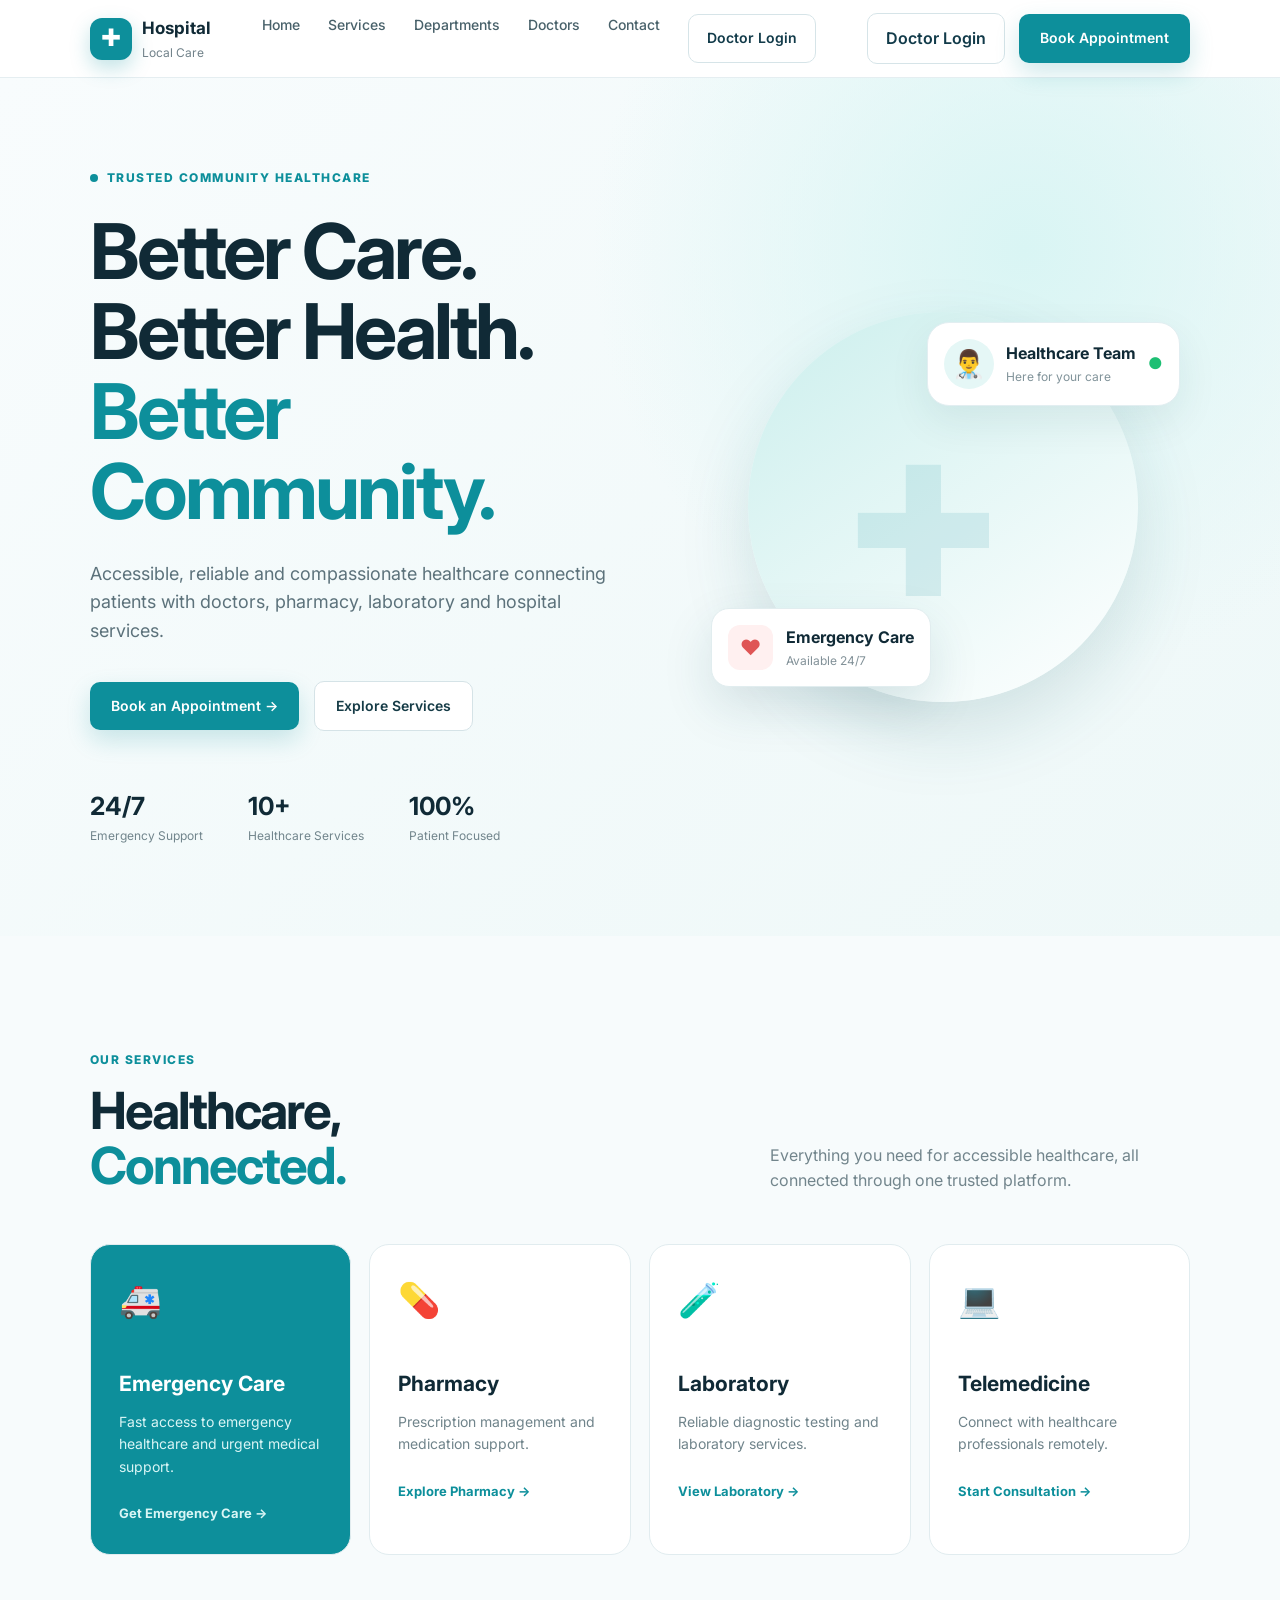
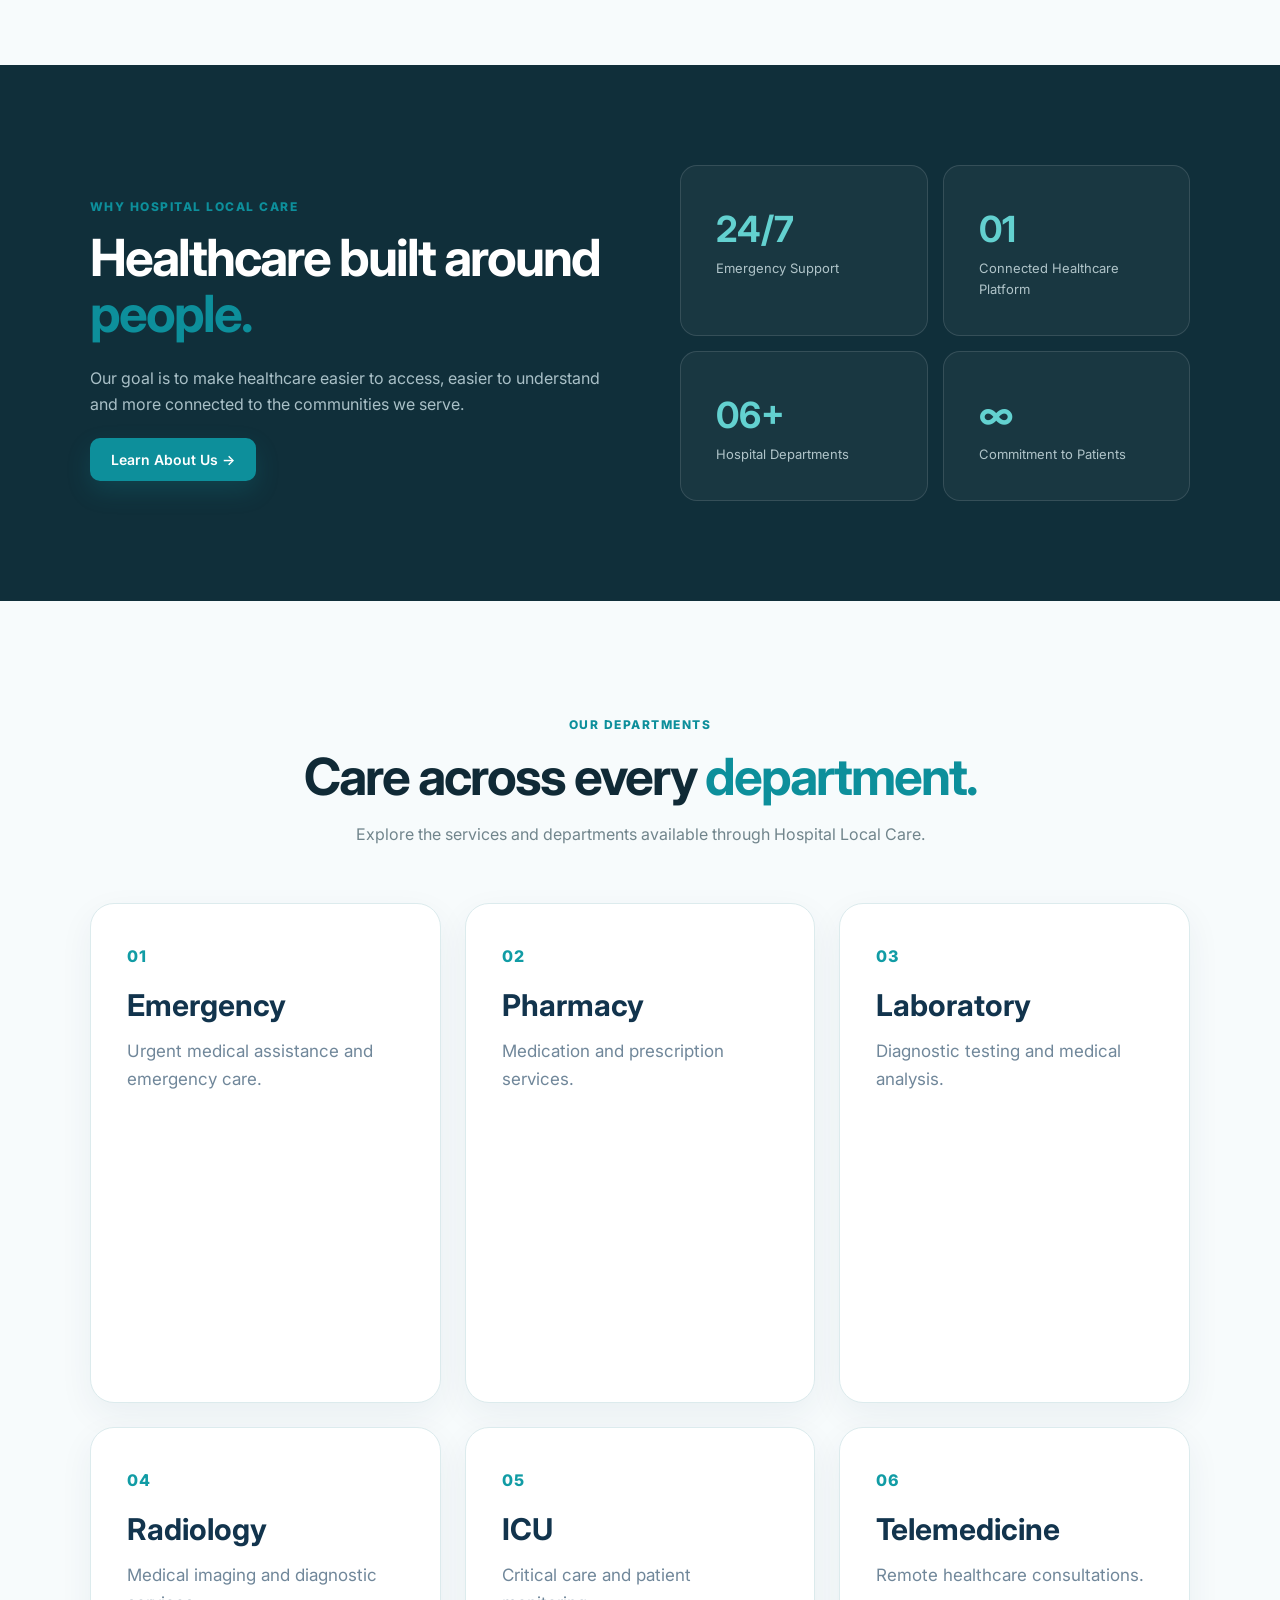
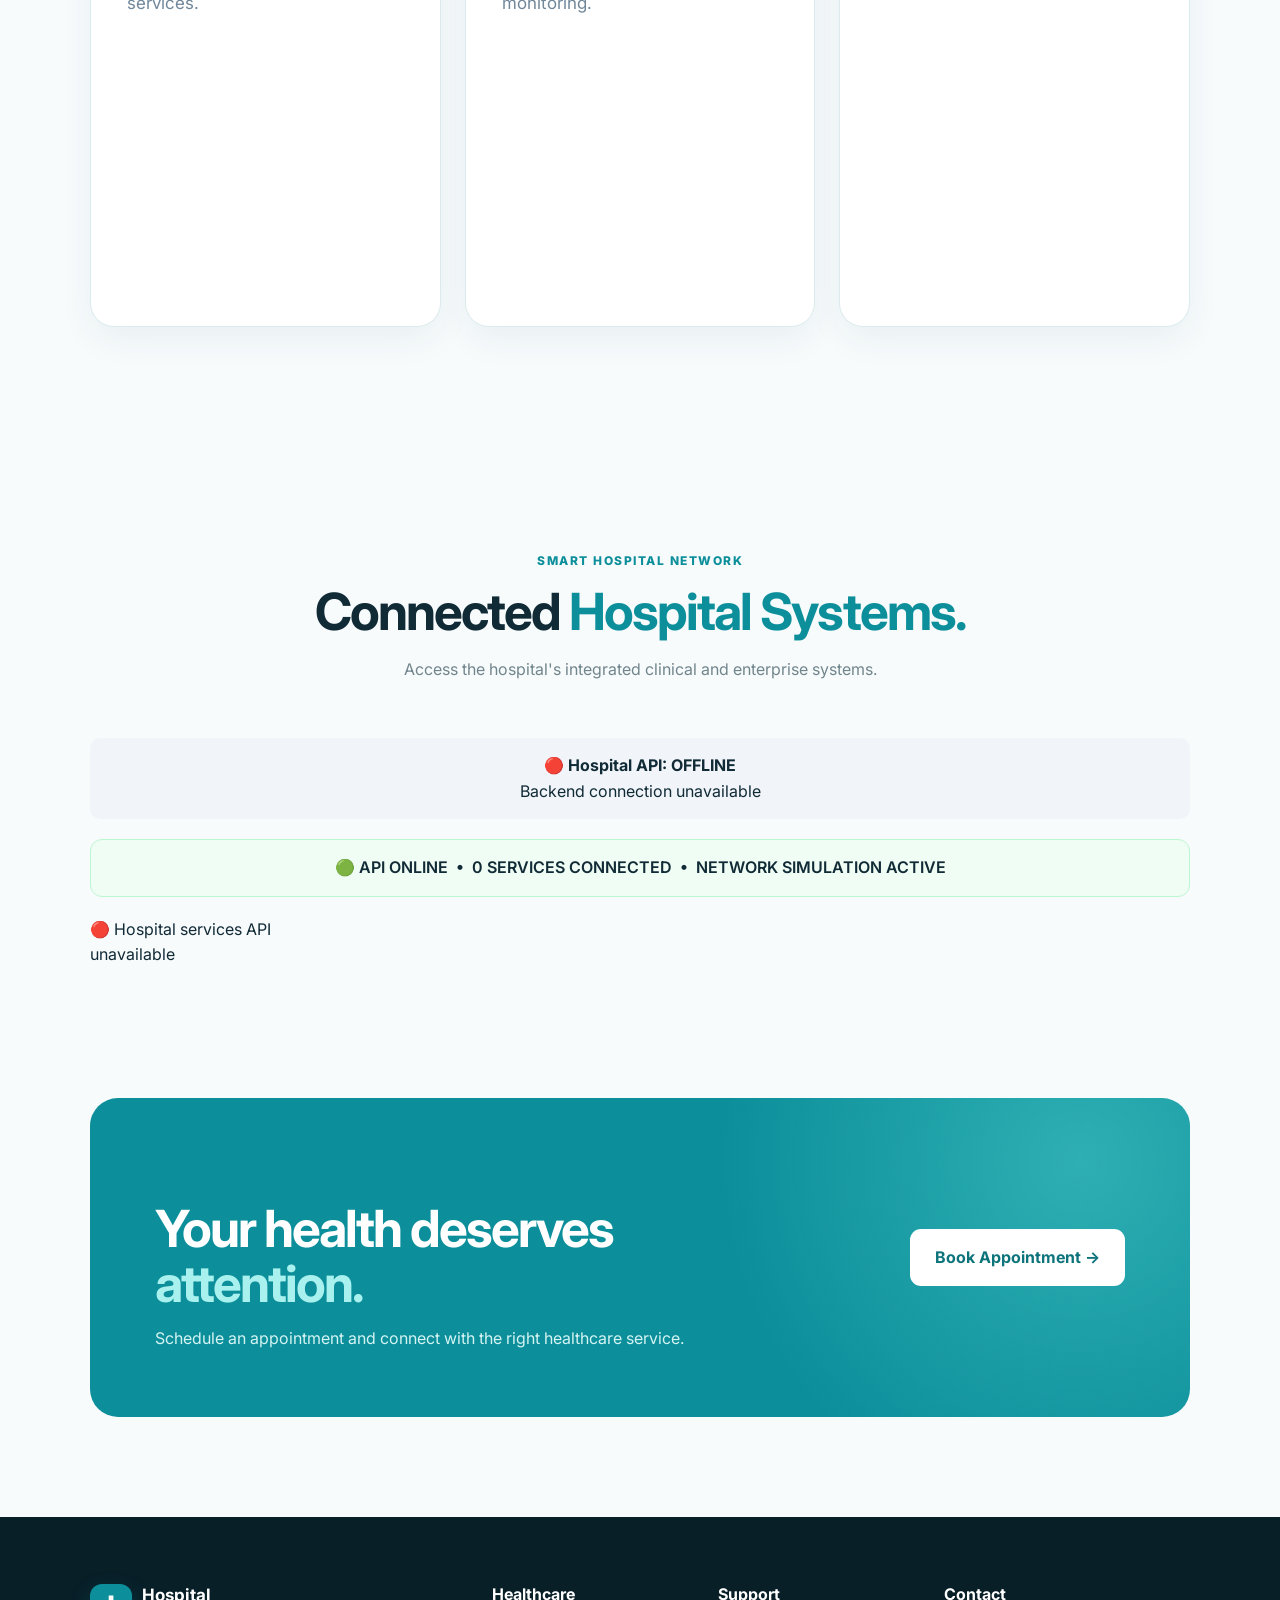
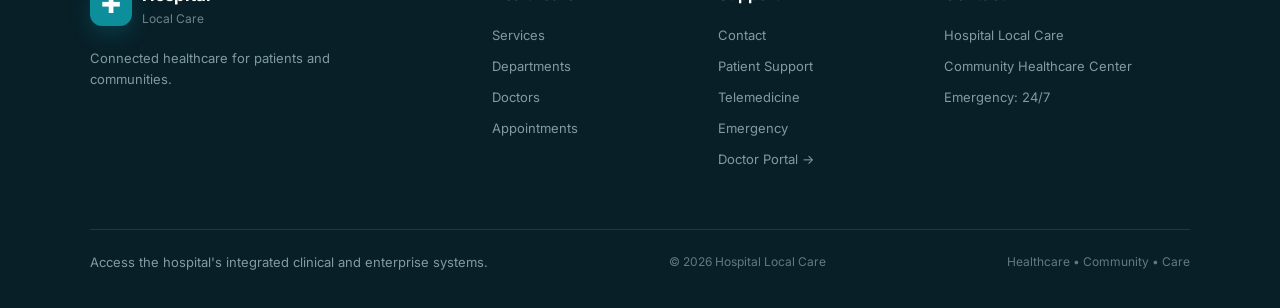
<file: index.html>
<!DOCTYPE html>
<html lang="en">

<head>
    <meta charset="UTF-8">
    <meta name="viewport" content="width=device-width, initial-scale=1.0">

    <title>Hospital Local Care | Healthcare for Everyone</title>

    <link rel="stylesheet" href="style.css">

    <link rel="preconnect" href="https://fonts.googleapis.com">
    <link rel="preconnect" href="https://fonts.gstatic.com" crossorigin>

    <link
        href="https://fonts.googleapis.com/css2?family=Inter:wght@400;500;600;700;800&display=swap"
        rel="stylesheet">
</head>


<body>


<!-- =====================================================
     NAVBAR
===================================================== -->

<header class="navbar">

    <a href="index.html" class="logo">

        <div class="logo-icon">
            ✚
        </div>

        <div>
            <strong>Hospital</strong>
            <span>Local Care</span>
        </div>

    </a>


   <nav>

    <a href="index.html">Home</a>

    <a href="services.html">Services</a>

    <a href="departments.html">Departments</a>

    <a href="doctors.html">Doctors</a>

    <a href="contact.html">Contact</a>

    <a href="doctor/login.html" class="doctor-login-link">
        Doctor Login
    </a>

</nav>

    <div class="nav-actions">
    <a href="doctor/login.html" class="doctor-login-link">
        Doctor Login
    </a>

    <a href="appointment.html" class="nav-button">
        Book Appointment
    </a>
</div>

</header>



<!-- =====================================================
     MAIN
===================================================== -->

<main>


<!-- =====================================================
     HERO
===================================================== -->

<section class="hero" id="home">


    <div class="hero-content">


        <div class="eyebrow">

            <span></span>

            TRUSTED COMMUNITY HEALTHCARE

        </div>


        <h1>

            Better Care.<br>

            Better Health.<br>

            <strong>Better Community.</strong>

        </h1>


        <p>

            Accessible, reliable and compassionate healthcare
            connecting patients with doctors, pharmacy,
            laboratory and hospital services.

        </p>


        <div class="hero-buttons">


            <a
                href="appointment.html"
                class="primary-button">

                Book an Appointment →

            </a>


            <a
                href="services.html"
                class="secondary-button">

                Explore Services

            </a>


        </div>


        <div class="hero-trust">


            <div>

                <strong>24/7</strong>

                <span>
                    Emergency Support
                </span>

            </div>


            <div>

                <strong>10+</strong>

                <span>
                    Healthcare Services
                </span>

            </div>


            <div>

                <strong>100%</strong>

                <span>
                    Patient Focused
                </span>

            </div>


        </div>


    </div>



    <!-- HERO VISUAL -->

    <div class="hero-visual">


        <div class="medical-circle"></div>


        <div class="doctor-card">


            <div class="doctor-avatar">
                👨‍⚕️
            </div>


            <div>

                <strong>
                    Healthcare Team
                </strong>

                <span>
                    Here for your care
                </span>

            </div>


            <div class="online">
                ●
            </div>


        </div>



        <div class="emergency-card">


            <div class="emergency-icon">
                ♥
            </div>


            <div>

                <strong>
                    Emergency Care
                </strong>

                <span>
                    Available 24/7
                </span>

            </div>


        </div>


    </div>


</section>



<!-- =====================================================
     SERVICES
===================================================== -->

<section class="section" id="services">


    <div class="section-heading">


        <div>

            <span class="section-label">
                OUR SERVICES
            </span>


            <h2>

                Healthcare,<br>

                <span>
                    Connected.
                </span>

            </h2>

        </div>


        <p>

            Everything you need for accessible healthcare,
            all connected through one trusted platform.

        </p>


    </div>



    <div class="service-grid">


        <!-- EMERGENCY -->

        <div class="service-card emergency">


            <div class="service-icon">
                🚑
            </div>


            <h3>
                Emergency Care
            </h3>


            <p>

                Fast access to emergency healthcare
                and urgent medical support.

            </p>


            <a href="appointment.html">
                Get Emergency Care →
            </a>


        </div>



        <!-- PHARMACY -->

        <div class="service-card">


            <div class="service-icon">
                💊
            </div>


            <h3>
                Pharmacy
            </h3>


            <p>

                Prescription management and
                medication support.

            </p>


            <a href="services.html">
                Explore Pharmacy →
            </a>


        </div>



        <!-- LABORATORY -->

        <div class="service-card">


            <div class="service-icon">
                🧪
            </div>


            <h3>
                Laboratory
            </h3>


            <p>

                Reliable diagnostic testing and
                laboratory services.

            </p>


            <a href="departments.html">
                View Laboratory →
            </a>


        </div>



        <!-- TELEMEDICINE -->

        <div class="service-card">


            <div class="service-icon">
                💻
            </div>


            <h3>
                Telemedicine
            </h3>


            <p>

                Connect with healthcare professionals
                remotely.

            </p>


            <a href="appointment.html">
                Start Consultation →
            </a>


        </div>


    </div>


</section>



<!-- =====================================================
     WHY US
===================================================== -->

<section class="trust-section">


    <div class="trust-content">


        <span class="section-label">
            WHY HOSPITAL LOCAL CARE
        </span>


        <h2>

            Healthcare built around

            <span>
                people.
            </span>

        </h2>


        <p>

            Our goal is to make healthcare easier to access,
            easier to understand and more connected to the
            communities we serve.

        </p>


        <a
            href="about.html"
            class="primary-button">

            Learn About Us →

        </a>


    </div>



    <div class="trust-grid">


        <div class="trust-card">

            <strong>
                24/7
            </strong>

            <span>
                Emergency Support
            </span>

        </div>


        <div class="trust-card">

            <strong>
                01
            </strong>

            <span>
                Connected Healthcare Platform
            </span>

        </div>


        <div class="trust-card">

            <strong>
                06+
            </strong>

            <span>
                Hospital Departments
            </span>

        </div>


        <div class="trust-card">

            <strong>
                ∞
            </strong>

            <span>
                Commitment to Patients
            </span>

        </div>


    </div>


</section>



<!-- =====================================================
     DEPARTMENTS
===================================================== -->

<section class="section" id="departments">


    <div class="center-heading">


        <span class="section-label">
            OUR DEPARTMENTS
        </span>


        <h2>

            Care across every

            <span>
                department.
            </span>

        </h2>


        <p>

            Explore the services and departments available
            through Hospital Local Care.

        </p>


    </div>



    <div class="department-grid">


        <div class="department-card">

            <span>
                01
            </span>

            <h3>
                Emergency
            </h3>

            <p>
                Urgent medical assistance and emergency care.
            </p>

        </div>



        <div class="department-card">

            <span>
                02
            </span>

            <h3>
                Pharmacy
            </h3>

            <p>
                Medication and prescription services.
            </p>

        </div>



        <div class="department-card">

            <span>
                03
            </span>

            <h3>
                Laboratory
            </h3>

            <p>
                Diagnostic testing and medical analysis.
            </p>

        </div>



        <div class="department-card">

            <span>
                04
            </span>

            <h3>
                Radiology
            </h3>

            <p>
                Medical imaging and diagnostic services.
            </p>

        </div>



        <div class="department-card">

            <span>
                05
            </span>

            <h3>
                ICU
            </h3>

            <p>
                Critical care and patient monitoring.
            </p>

        </div>



        <div class="department-card">

            <span>
                06
            </span>

            <h3>
                Telemedicine
            </h3>

            <p>
                Remote healthcare consultations.
            </p>

        </div>


    </div>


</section>



<!-- =====================================================
     SMART HOSPITAL NETWORK
===================================================== -->

<section class="section" id="smart-hospital-network">

    <div class="center-heading">

        <span class="section-label">
            SMART HOSPITAL NETWORK
        </span>

        <h2>
            Connected
            <span>Hospital Systems.</span>
        </h2>

        <p>
            Access the hospital's integrated clinical and enterprise systems.
        </p>

    </div>

    <div id="api-status" style="margin:20px 0; padding:15px; border-radius:10px; background:#f1f5f9; text-align:center;">
        Connecting to Smart Hospital API...
    </div>

    <div style="
        margin:20px 0;
        padding:15px 20px;
        border-radius:12px;
        background:#f0fdf4;
        border:1px solid #bbf7d0;
        text-align:center;
        font-weight:600;
    ">
        🟢 API ONLINE &nbsp;•&nbsp;
        <span id="service-count">0</span> SERVICES CONNECTED &nbsp;•&nbsp;
        NETWORK SIMULATION ACTIVE
    </div>

    <div id="hospital-services" class="service-grid"></div>

</section>

<script>
function checkHospitalAPI() {
    fetch("https://smart-hospital-api-i5eo.onrender.com/api/health")
        .then(response => {
            if (!response.ok) {
                throw new Error("API unavailable");
            }
            return response.json();
        })
        .then(data => {
            document.getElementById("api-status").innerHTML =
                "🟢 <strong>" + data.hospital + " API: " + data.status + "</strong><br>" +
                data.message;
        })
        .catch(error => {
            document.getElementById("api-status").innerHTML =
                "🔴 <strong>Hospital API: OFFLINE</strong><br>" +
                "Backend connection unavailable";
        });
}

checkHospitalAPI();
setInterval(checkHospitalAPI, 10000);

fetch("https://smart-hospital-api-i5eo.onrender.com/api/services")
    .then(response => {
        if (!response.ok) {
            throw new Error("Services API unavailable");
        }
        return response.json();
    })
    .then(services => {
        const container = document.getElementById("hospital-services");
        const serviceCount = Object.keys(services).length;

        document.getElementById("service-count").textContent = serviceCount;

        container.innerHTML = Object.values(services).map(service => `
            <div class="service-card">
                <div class="service-icon">🏥</div>
                <h3>${service.name}</h3>
                <p>🟢 <strong>${service.status}</strong></p>
                <small>Hospital Server: ${service.ip}</small>
                <br><br>
                <button
                    onclick="openHospitalService('${service.url}')"
                    style="
                        padding:10px 16px;
                        border:0;
                        border-radius:8px;
                        cursor:pointer;
                    "
                >
                    Open Hospital Service →
                </button>
            </div>
        `).join("");
    })
    .catch(error => {
        document.getElementById("hospital-services").innerHTML =
            "🔴 Hospital services API unavailable";
        document.getElementById("service-count").textContent = "0";
    });

function openHospitalService(url) {
    const serviceName =
        url.includes("192.168.80.30") ? "Electronic Medical Record" :
        url.includes("192.168.80.40") ? "Medical Imaging / PACS" :
        url.includes("192.168.80.50") ? "AI Healthcare" :
        url.includes("192.168.80.60") ? "Pharmacy Management" :
        "Hospital Service";

    alert(
        "🏥 " + serviceName +
        "\n\nStatus: ONLINE" +
        "\nHospital Network Endpoint: " + url +
        "\n\nConnected through Smart Hospital API"
    );
}
</script>


<!-- =====================================================
     APPOINTMENT CTA
===================================================== -->

<section
    class="appointment"
    id="appointment">


    <div>


        <span class="section-label">
            NEED MEDICAL CARE?
        </span>


        <h2>

            Your health deserves

            <span>
                attention.
            </span>

        </h2>


        <p>

            Schedule an appointment and connect
            with the right healthcare service.

        </p>


    </div>


    <a
        href="appointment.html"
        class="appointment-button">

        Book Appointment →

    </a>


</section>


</main>



<!-- =====================================================
     FOOTER
===================================================== -->

<footer id="contact">


    <div class="footer-main">


        <!-- BRAND -->

        <div class="footer-brand">


            <a
                href="index.html"
                class="logo footer-logo">


                <div class="logo-icon">
                    ✚
                </div>


                <div>

                    <strong>
                        Hospital
                    </strong>

                    <span>
                        Local Care
                    </span>

                </div>


            </a>


            <p>

                Connected healthcare for
                patients and communities.

            </p>


        </div>



        <!-- HEALTHCARE -->

        <div>


            <h4>
                Healthcare
            </h4>


            <a href="services.html">
                Services
            </a>


            <a href="departments.html">
                Departments
            </a>


            <a href="doctors.html">
                Doctors
            </a>


            <a href="appointment.html">
                Appointments
            </a>


        </div>



        <!-- SUPPORT -->

        <div>


            <h4>
                Support
            </h4>


            <a href="contact.html">
                Contact
            </a>


            <a href="appointment.html">
                Patient Support
            </a>


            <a href="appointment.html">
                Telemedicine
            </a>


            <a href="appointment.html">
                Emergency
            </a>


            <!-- DOCTOR PORTAL -->

            <a
                href="doctor/login.html"
                class="doctor-portal-link">

                Doctor Portal →

            </a>


        </div>



        <!-- CONTACT -->

        <div>


            <h4>
                Contact
            </h4>


            <p>
                Hospital Local Care
            </p>


            <p>
                Community Healthcare Center
            </p>


            <p>
                Emergency: 24/7
            </p>


        </div>


    </div>



    <!-- FOOTER BOTTOM -->

    <div class="footer-bottom">

<p>
    Access the hospital's integrated clinical and enterprise systems.
</p>
        <span>

            © 2026 Hospital Local Care

        </span>


        <span>

            Healthcare • Community • Care

        </span>


    </div>


</footer>


</body>
</html>
</file>
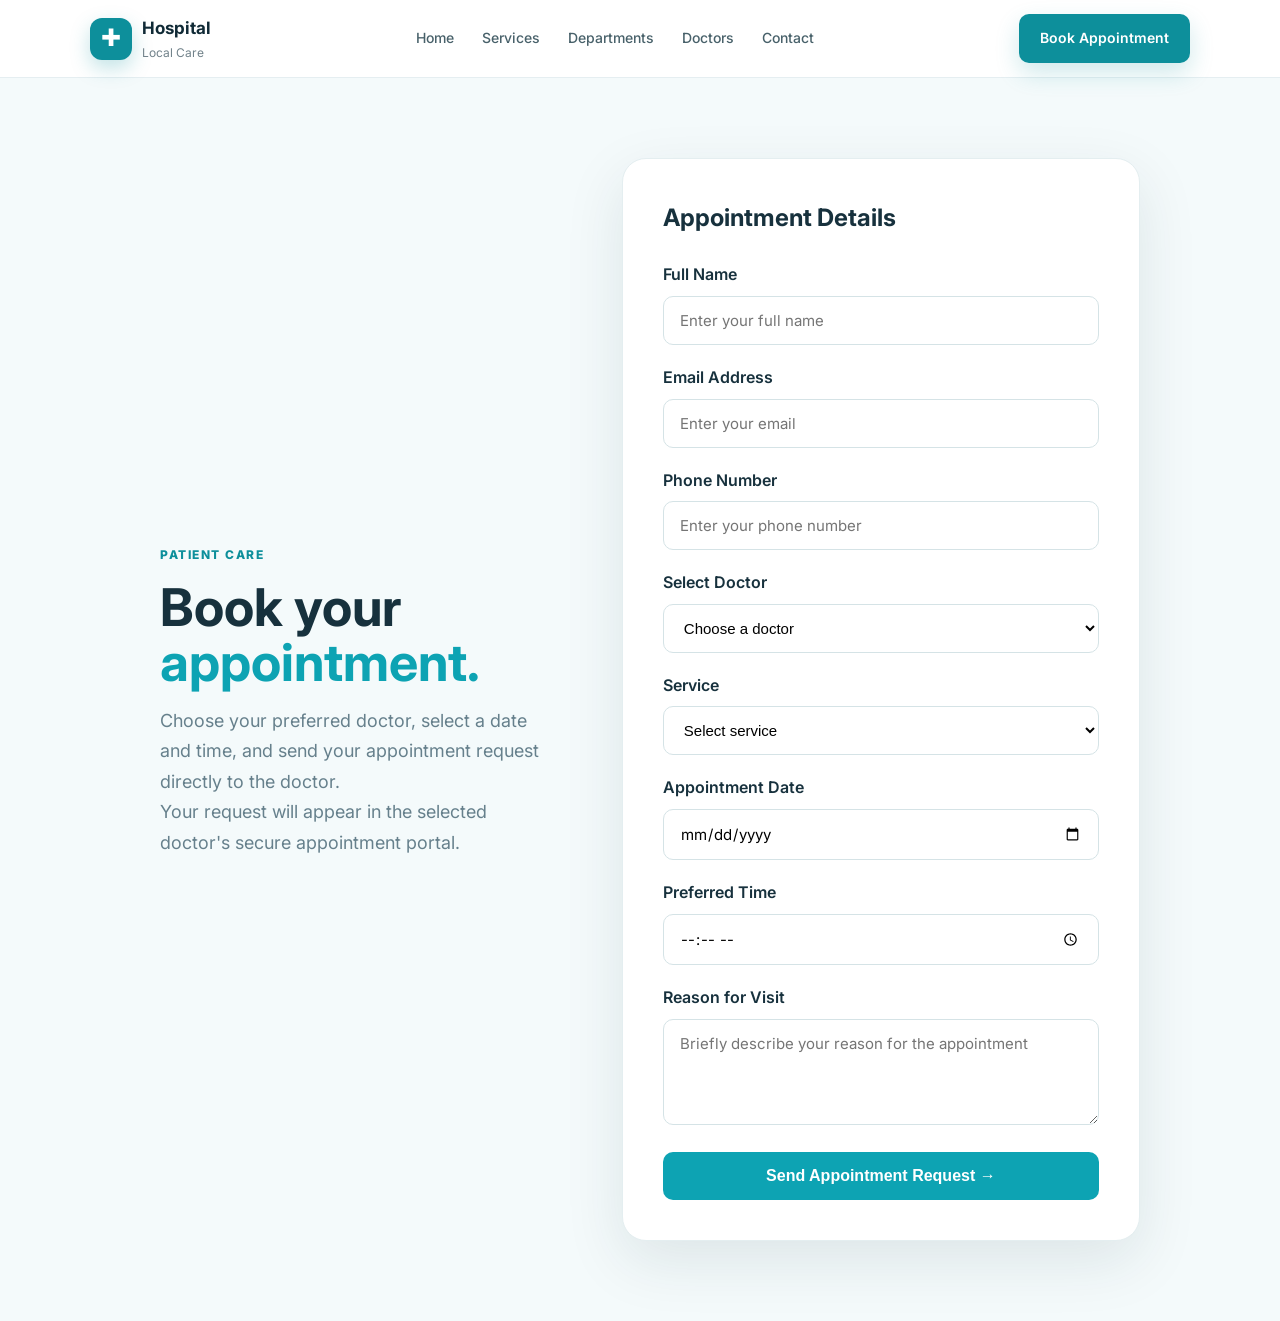
<file: appointment.html>
<!DOCTYPE html>
<html lang="en">
<head>
    <meta charset="UTF-8">
    <meta name="viewport" content="width=device-width, initial-scale=1.0">

    <title>Book Appointment | Hospital Local Care</title>

    <link rel="stylesheet" href="style.css">

    <link rel="preconnect" href="https://fonts.googleapis.com">
    <link rel="preconnect" href="https://fonts.gstatic.com" crossorigin>

    <link
        href="https://fonts.googleapis.com/css2?family=Inter:wght@400;500;600;700;800&display=swap"
        rel="stylesheet"
    >

    <style>
        .booking-page {
            min-height: 80vh;
            padding: 80px 20px;
            background: #f4fafb;
        }

        .booking-container {
            max-width: 1000px;
            margin: auto;
            display: grid;
            grid-template-columns: 1fr 1.2fr;
            gap: 50px;
            align-items: center;
        }

        .booking-intro {
            padding: 20px;
        }

        .booking-intro h1 {
            font-size: 52px;
            line-height: 1.05;
            margin: 15px 0;
            color: #17313d;
        }

        .booking-intro h1 span {
            color: #0da3b3;
        }

        .booking-intro p {
            color: #66808c;
            font-size: 18px;
            line-height: 1.7;
        }

        .booking-card {
            background: white;
            padding: 40px;
            border-radius: 24px;
            box-shadow: 0 20px 60px rgba(23, 49, 61, 0.10);
            border: 1px solid #e4eef0;
        }

        .booking-card h2 {
            color: #17313d;
            margin-bottom: 25px;
        }

        .form-group {
            margin-bottom: 20px;
        }

        .form-group label {
            display: block;
            margin-bottom: 8px;
            font-weight: 600;
            color: #17313d;
        }

        .form-group input,
        .form-group select,
        .form-group textarea {
            width: 100%;
            padding: 14px 16px;
            border: 1px solid #d5e3e6;
            border-radius: 10px;
            font-size: 15px;
            outline: none;
            box-sizing: border-box;
            background: #fff;
        }

        .form-group input:focus,
        .form-group select:focus,
        .form-group textarea:focus {
            border-color: #0da3b3;
            box-shadow: 0 0 0 3px rgba(13, 163, 179, 0.10);
        }

        .booking-button {
            width: 100%;
            border: none;
            padding: 15px;
            border-radius: 10px;
            background: #0da3b3;
            color: white;
            font-size: 16px;
            font-weight: 700;
            cursor: pointer;
        }

        .booking-button:hover {
            background: #078d9c;
        }

        .booking-message {
            margin-top: 18px;
            padding: 14px;
            border-radius: 10px;
            display: none;
        }

        .booking-message.success {
            display: block;
            background: #e9f8ef;
            color: #167343;
        }

        .booking-message.error {
            display: block;
            background: #fff0f0;
            color: #b42318;
        }

        @media (max-width: 800px) {
            .booking-container {
                grid-template-columns: 1fr;
            }

            .booking-intro h1 {
                font-size: 40px;
            }
        }
    </style>
</head>

<body>

<header class="navbar">

    <a href="index.html" class="logo">
        <div class="logo-icon">✚</div>

        <div>
            <strong>Hospital</strong>
            <span>Local Care</span>
        </div>
    </a>

    <nav>
        <a href="index.html">Home</a>
        <a href="services.html">Services</a>
        <a href="departments.html">Departments</a>
        <a href="doctors.html">Doctors</a>
        <a href="contact.html">Contact</a>
    </nav>

    <a href="appointment.html" class="nav-button">
        Book Appointment
    </a>

</header>


<main class="booking-page">

    <div class="booking-container">

        <div class="booking-intro">

            <span class="section-label">
                PATIENT CARE
            </span>

            <h1>
                Book your
                <span>appointment.</span>
            </h1>

            <p>
                Choose your preferred doctor, select a date and time,
                and send your appointment request directly to the doctor.
            </p>

            <p>
                Your request will appear in the selected doctor's
                secure appointment portal.
            </p>

        </div>


        <div class="booking-card">

            <h2>Appointment Details</h2>

            <form id="appointmentForm">

                <div class="form-group">
                    <label for="patientName">
                        Full Name
                    </label>

                    <input
                        type="text"
                        id="patientName"
                        placeholder="Enter your full name"
                        required
                    >
                </div>


                <div class="form-group">
                    <label for="patientEmail">
                        Email Address
                    </label>

                    <input
                        type="email"
                        id="patientEmail"
                        placeholder="Enter your email"
                        required
                    >
                </div>


                <div class="form-group">
                    <label for="patientPhone">
                        Phone Number
                    </label>

                    <input
                        type="tel"
                        id="patientPhone"
                        placeholder="Enter your phone number"
                        required
                    >
                </div>


                <div class="form-group">

                    <label for="doctor">
                        Select Doctor
                    </label>

                    <select id="doctor" required>

                        <option value="">
                            Choose a doctor
                        </option>

                        <option value="dr-alex">
                            Dr. Alex Morgan — General Medicine
                        </option>

                        <option value="dr-sarah">
                            Dr. Sarah Williams — Cardiology
                        </option>

                        <option value="dr-michael">
                            Dr. Michael Chen — Orthopedics
                        </option>

                    </select>

                </div>


                <div class="form-group">

                    <label for="service">
                        Service
                    </label>

                    <select id="service" required>

                        <option value="">
                            Select service
                        </option>

                        <option value="General Consultation">
                            General Consultation
                        </option>

                        <option value="Follow-up">
                            Follow-up
                        </option>

                        <option value="Medical Consultation">
                            Medical Consultation
                        </option>

                        <option value="Laboratory Review">
                            Laboratory Review
                        </option>

                    </select>

                </div>


                <div class="form-group">

                    <label for="date">
                        Appointment Date
                    </label>

                    <input
                        type="date"
                        id="date"
                        required
                    >

                </div>


                <div class="form-group">

                    <label for="time">
                        Preferred Time
                    </label>

                    <input
                        type="time"
                        id="time"
                        required
                    >

                </div>


                <div class="form-group">

                    <label for="reason">
                        Reason for Visit
                    </label>

                    <textarea
                        id="reason"
                        rows="4"
                        placeholder="Briefly describe your reason for the appointment"
                    ></textarea>

                </div>


                <button
                    type="submit"
                    class="booking-button"
                >
                    Send Appointment Request →
                </button>


                <div
                    id="bookingMessage"
                    class="booking-message"
                ></div>

            </form>

        </div>

    </div>

</main>


<script>

const appointmentForm =
    document.getElementById("appointmentForm");

const bookingMessage =
    document.getElementById("bookingMessage");


appointmentForm.addEventListener("submit", function(event) {

    event.preventDefault();


    const patientName =
        document.getElementById("patientName").value.trim();

    const patientEmail =
        document.getElementById("patientEmail").value.trim();

    const patientPhone =
        document.getElementById("patientPhone").value.trim();

    const doctor =
        document.getElementById("doctor").value;

    const service =
        document.getElementById("service").value;

    const date =
        document.getElementById("date").value;

    const time =
        document.getElementById("time").value;

    const reason =
        document.getElementById("reason").value.trim();


    if (
        !patientName ||
        !patientEmail ||
        !patientPhone ||
        !doctor ||
        !service ||
        !date ||
        !time
    ) {

        bookingMessage.textContent =
            "Please complete all required fields.";

        bookingMessage.className =
            "booking-message error";

        return;
    }


    const doctorNames = {

        "dr-alex": "Dr. Alex Morgan",

        "dr-sarah": "Dr. Sarah Williams",

        "dr-michael": "Dr. Michael Chen"

    };


    const appointment = {

        id: Date.now(),

        patientName: patientName,

        patientEmail: patientEmail,

        patientPhone: patientPhone,

        doctorId: doctor,

        doctorName: doctorNames[doctor],

        service: service,

        date: date,

        time: time,

        reason: reason,

        status: "Pending",

        createdAt: new Date().toISOString()

    };


    const appointments =
        JSON.parse(
            localStorage.getItem("hospitalAppointments") || "[]"
        );


    appointments.push(appointment);


    localStorage.setItem(
        "hospitalAppointments",
        JSON.stringify(appointments)
    );


    bookingMessage.textContent =
        "Appointment request sent successfully to " +
        appointment.doctorName +
        ".";

    bookingMessage.className =
        "booking-message success";


    appointmentForm.reset();

});

</script>

</body>
</html>
</file>
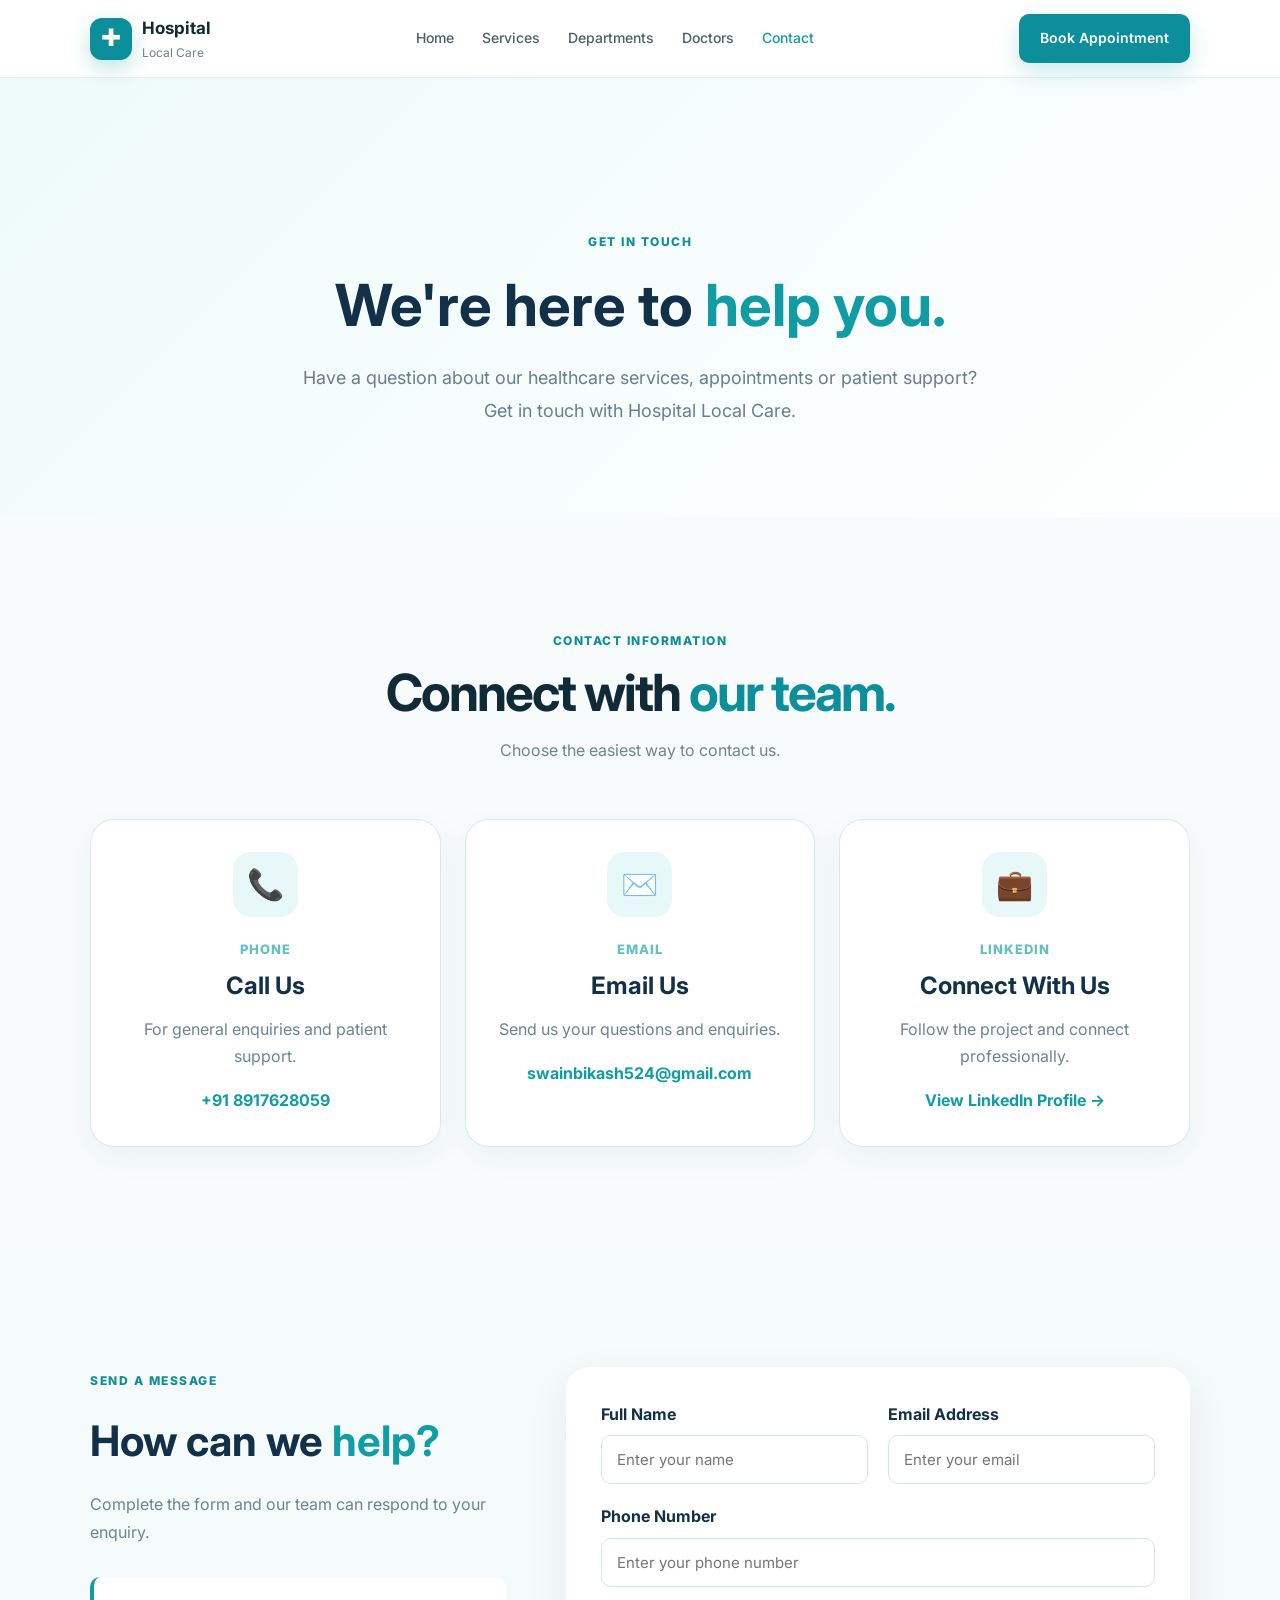
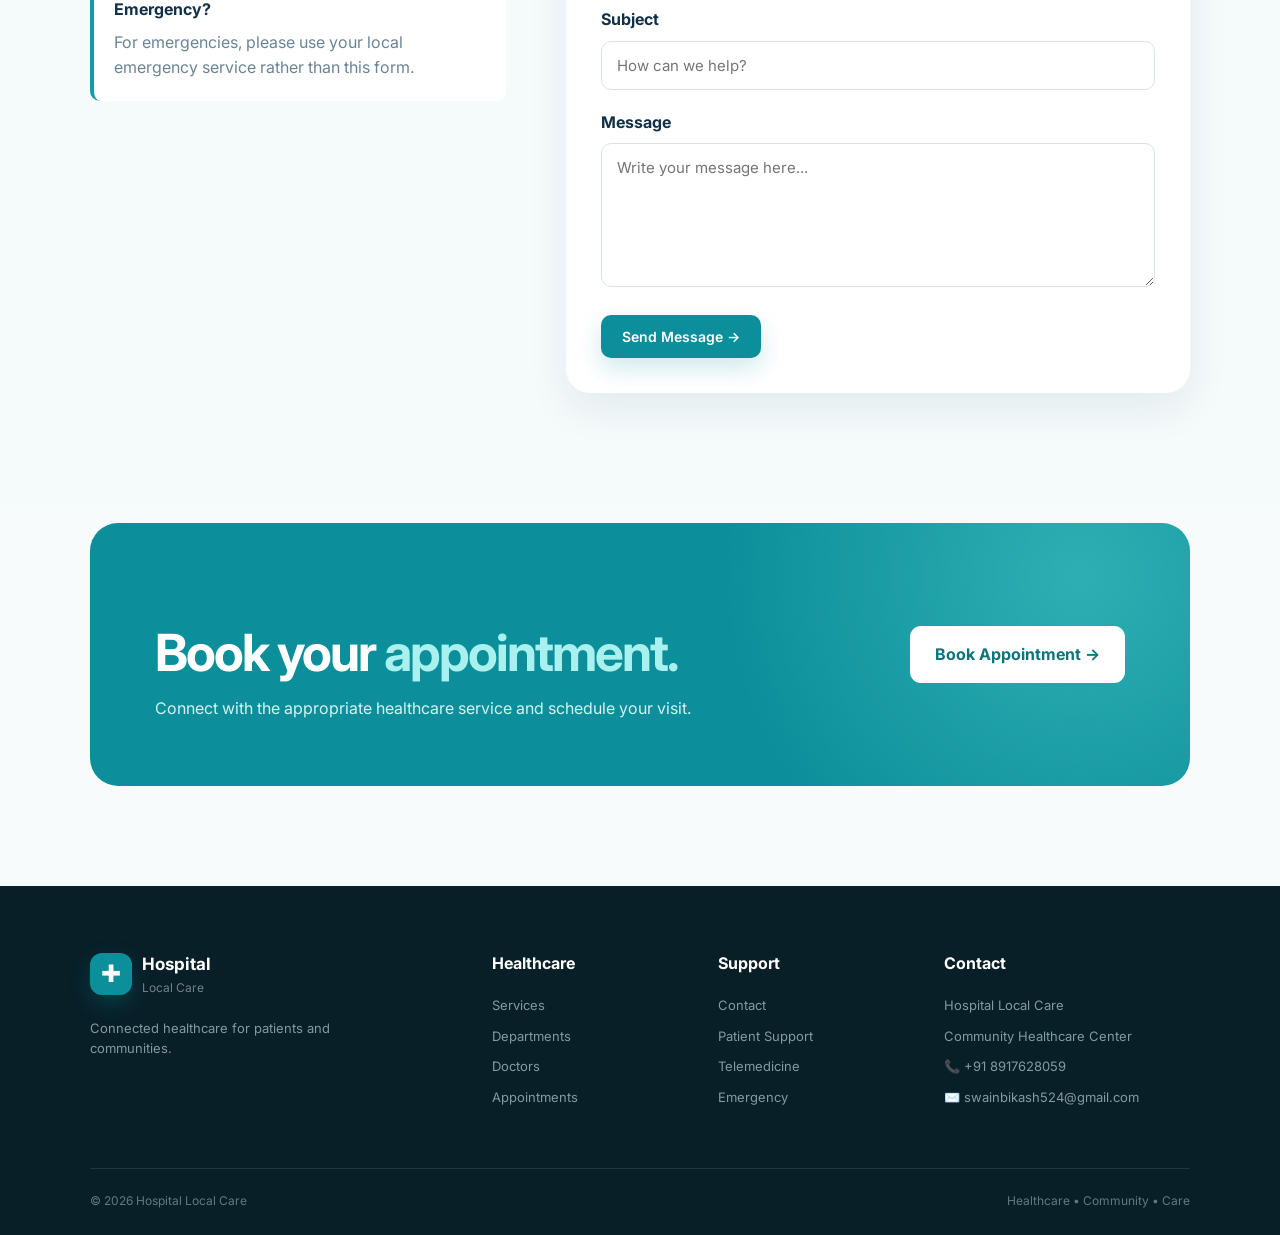
<file: contact.html>
<!DOCTYPE html>
<html lang="en">

<head>
    <meta charset="UTF-8">
    <meta name="viewport" content="width=device-width, initial-scale=1.0">

    <title>Contact | Hospital Local Care</title>

    <link rel="stylesheet" href="style.css">

    <link rel="preconnect" href="https://fonts.googleapis.com">
    <link rel="preconnect" href="https://fonts.gstatic.com" crossorigin>

    <link
        href="https://fonts.googleapis.com/css2?family=Inter:wght@400;500;600;700;800&display=swap"
        rel="stylesheet">
</head>

<body>

<!-- ================= NAVBAR ================= -->

<header class="navbar">

    <a href="index.html" class="logo">
        <div class="logo-icon">✚</div>

        <div>
            <strong>Hospital</strong>
            <span>Local Care</span>
        </div>
    </a>

    <nav>
        <a href="index.html">Home</a>
        <a href="services.html">Services</a>
        <a href="departments.html">Departments</a>
        <a href="doctors.html">Doctors</a>
        <a href="contact.html" class="active">Contact</a>
    </nav>

    <a href="appointment.html" class="nav-button">
        Book Appointment
    </a>

</header>


<!-- ================= HERO ================= -->

<section class="page-hero">

    <span class="section-label">
        GET IN TOUCH
    </span>

    <h1>
        We're here to
        <span>help you.</span>
    </h1>

    <p>
        Have a question about our healthcare services,
        appointments or patient support? Get in touch
        with Hospital Local Care.
    </p>

</section>


<!-- ================= CONTACT ================= -->

<section class="section">

    <div class="center-heading">

        <span class="section-label">
            CONTACT INFORMATION
        </span>

        <h2>
            Connect with
            <span>our team.</span>
        </h2>

        <p>
            Choose the easiest way to contact us.
        </p>

    </div>


    <div class="contact-grid">


        <!-- PHONE -->

        <div class="contact-card">

            <div class="contact-icon">
                📞
            </div>

            <span class="contact-label">
                PHONE
            </span>

            <h3>
                Call Us
            </h3>

            <p>
                For general enquiries and patient support.
            </p>

            <a href="tel:+918917628059">
                +91 8917628059
            </a>

        </div>


        <!-- EMAIL -->

        <div class="contact-card">

            <div class="contact-icon">
                ✉️
            </div>

            <span class="contact-label">
                EMAIL
            </span>

            <h3>
                Email Us
            </h3>

            <p>
                Send us your questions and enquiries.
            </p>

            <a href="mailto:swainbikash524@gmail.com">
                swainbikash524@gmail.com
            </a>

        </div>


        <!-- LINKEDIN -->

        <div class="contact-card">

            <div class="contact-icon">
                💼
            </div>

            <span class="contact-label">
                LINKEDIN
            </span>

            <h3>
                Connect With Us
            </h3>

            <p>
                Follow the project and connect professionally.
            </p>

            <a
                href="https://www.linkedin.com/in/bikash-swain-b75961322"
                target="_blank"
                rel="noopener noreferrer">
                View LinkedIn Profile →
            </a>

        </div>


    </div>

</section>


<!-- ================= CONTACT FORM ================= -->

<section class="section contact-form-section">

    <div class="contact-form-wrapper">

        <div class="contact-form-intro">

            <span class="section-label">
                SEND A MESSAGE
            </span>

            <h2>
                How can we
                <span>help?</span>
            </h2>

            <p>
                Complete the form and our team can respond
                to your enquiry.
            </p>

            <div class="contact-note">
                <strong>Emergency?</strong>
                <span>
                    For emergencies, please use your local
                    emergency service rather than this form.
                </span>
            </div>

        </div>


        <form class="contact-form" action="#" method="post">

            <div class="form-row">

                <div class="form-group">

                    <label for="name">
                        Full Name
                    </label>

                    <input
                        type="text"
                        id="name"
                        name="name"
                        placeholder="Enter your name"
                        required>

                </div>


                <div class="form-group">

                    <label for="email">
                        Email Address
                    </label>

                    <input
                        type="email"
                        id="email"
                        name="email"
                        placeholder="Enter your email"
                        required>

                </div>

            </div>


            <div class="form-group">

                <label for="phone">
                    Phone Number
                </label>

                <input
                    type="tel"
                    id="phone"
                    name="phone"
                    placeholder="Enter your phone number">

            </div>


            <div class="form-group">

                <label for="subject">
                    Subject
                </label>

                <input
                    type="text"
                    id="subject"
                    name="subject"
                    placeholder="How can we help?">

            </div>


            <div class="form-group">

                <label for="message">
                    Message
                </label>

                <textarea
                    id="message"
                    name="message"
                    rows="6"
                    placeholder="Write your message here..."
                    required></textarea>

            </div>


            <button
                type="submit"
                class="primary-button">
                Send Message →
            </button>

        </form>

    </div>

</section>


<!-- ================= CTA ================= -->

<section class="appointment">

    <div>

        <span class="section-label">
            READY TO GET STARTED?
        </span>

        <h2>
            Book your
            <span>appointment.</span>
        </h2>

        <p>
            Connect with the appropriate healthcare
            service and schedule your visit.
        </p>

    </div>

    <a
        href="appointment.html"
        class="appointment-button">
        Book Appointment →
    </a>

</section>


<!-- ================= FOOTER ================= -->

<footer>

    <div class="footer-main">

        <div class="footer-brand">

            <a href="index.html" class="logo footer-logo">

                <div class="logo-icon">
                    ✚
                </div>

                <div>
                    <strong>Hospital</strong>
                    <span>Local Care</span>
                </div>

            </a>

            <p>
                Connected healthcare for patients
                and communities.
            </p>

        </div>


        <div>

            <h4>Healthcare</h4>

            <a href="services.html">Services</a>
            <a href="departments.html">Departments</a>
            <a href="doctors.html">Doctors</a>
            <a href="appointment.html">Appointments</a>

        </div>


        <div>

            <h4>Support</h4>

            <a href="contact.html">Contact</a>
            <a href="appointment.html">Patient Support</a>
            <a href="appointment.html">Telemedicine</a>
            <a href="appointment.html">Emergency</a>

        </div>


        <div>

            <h4>Contact</h4>

            <p>
                Hospital Local Care
            </p>

            <p>
                Community Healthcare Center
            </p>

            <p>
                📞 +91 8917628059
            </p>

            <p>
                ✉️ swainbikash524@gmail.com
            </p>

        </div>

    </div>


    <div class="footer-bottom">

        <span>
            © 2026 Hospital Local Care
        </span>

        <span>
            Healthcare • Community • Care
        </span>

    </div>

</footer>

</body>
</html>
</file>
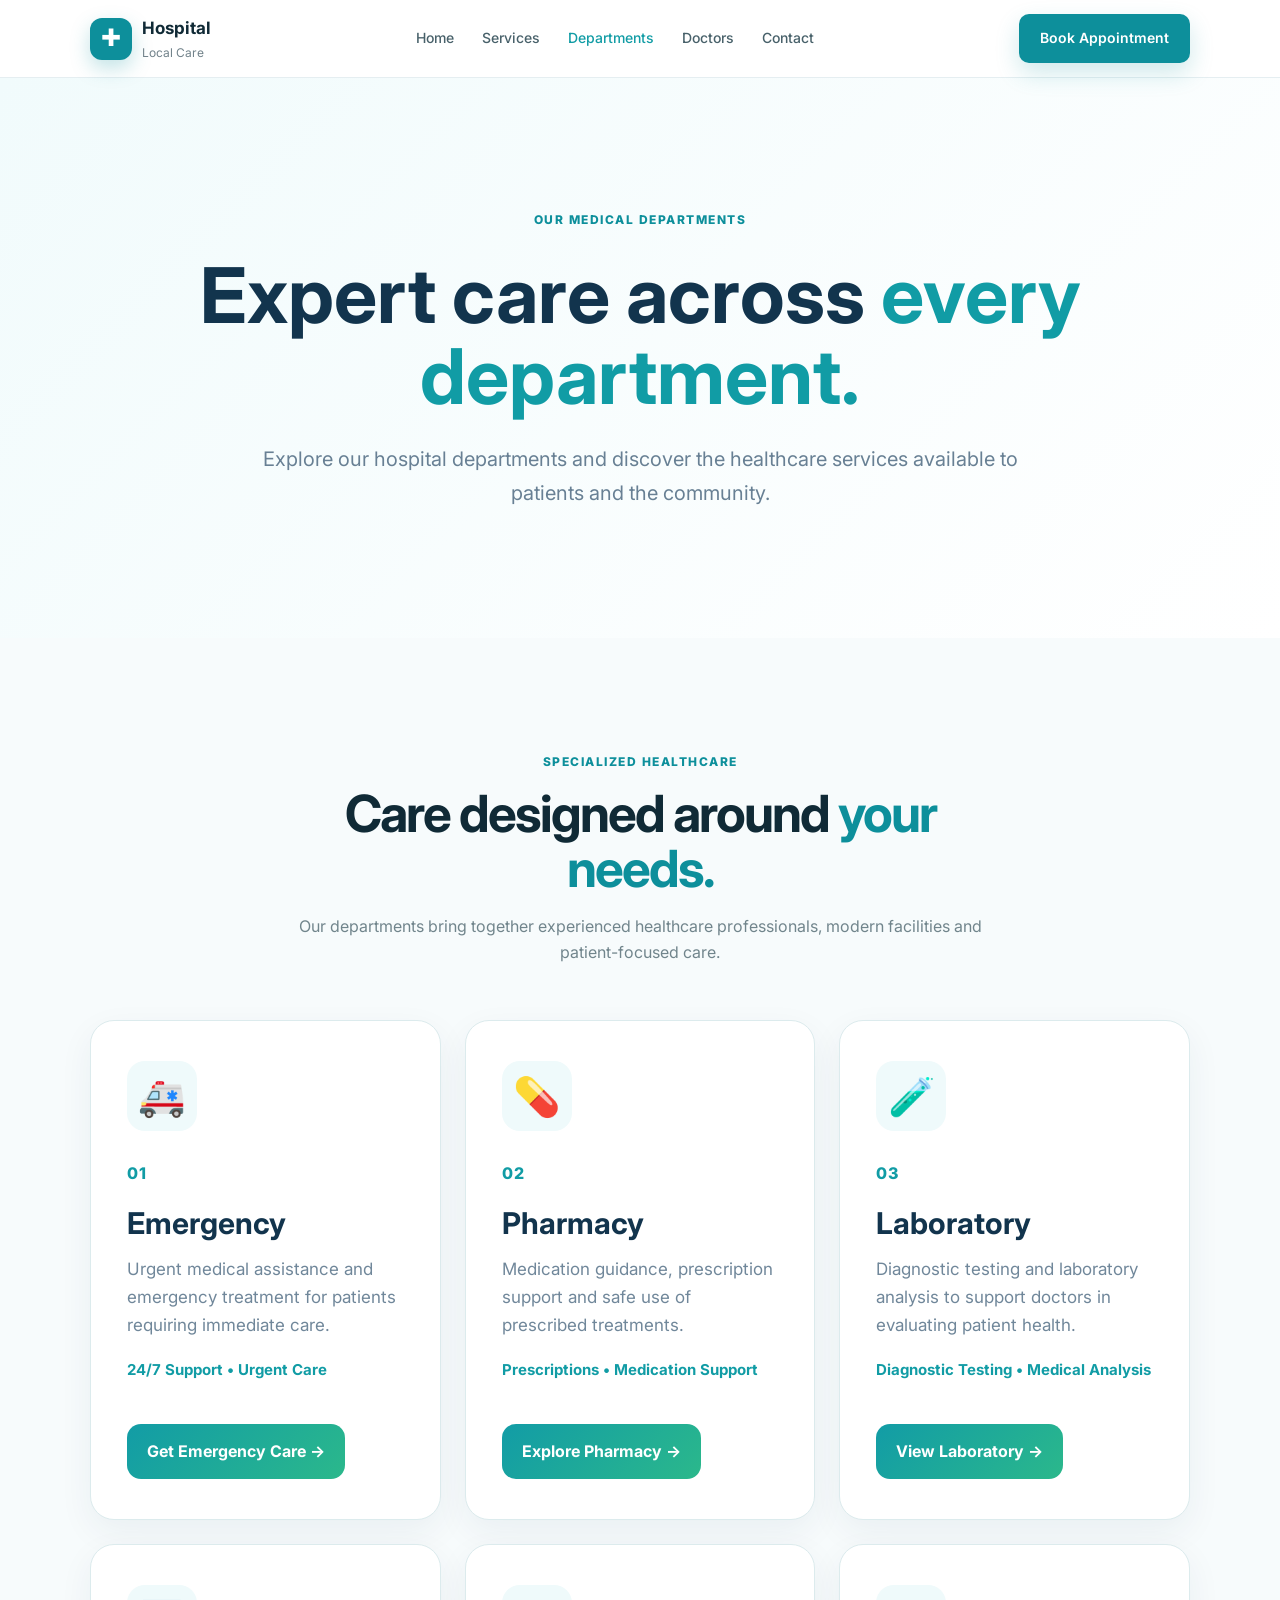
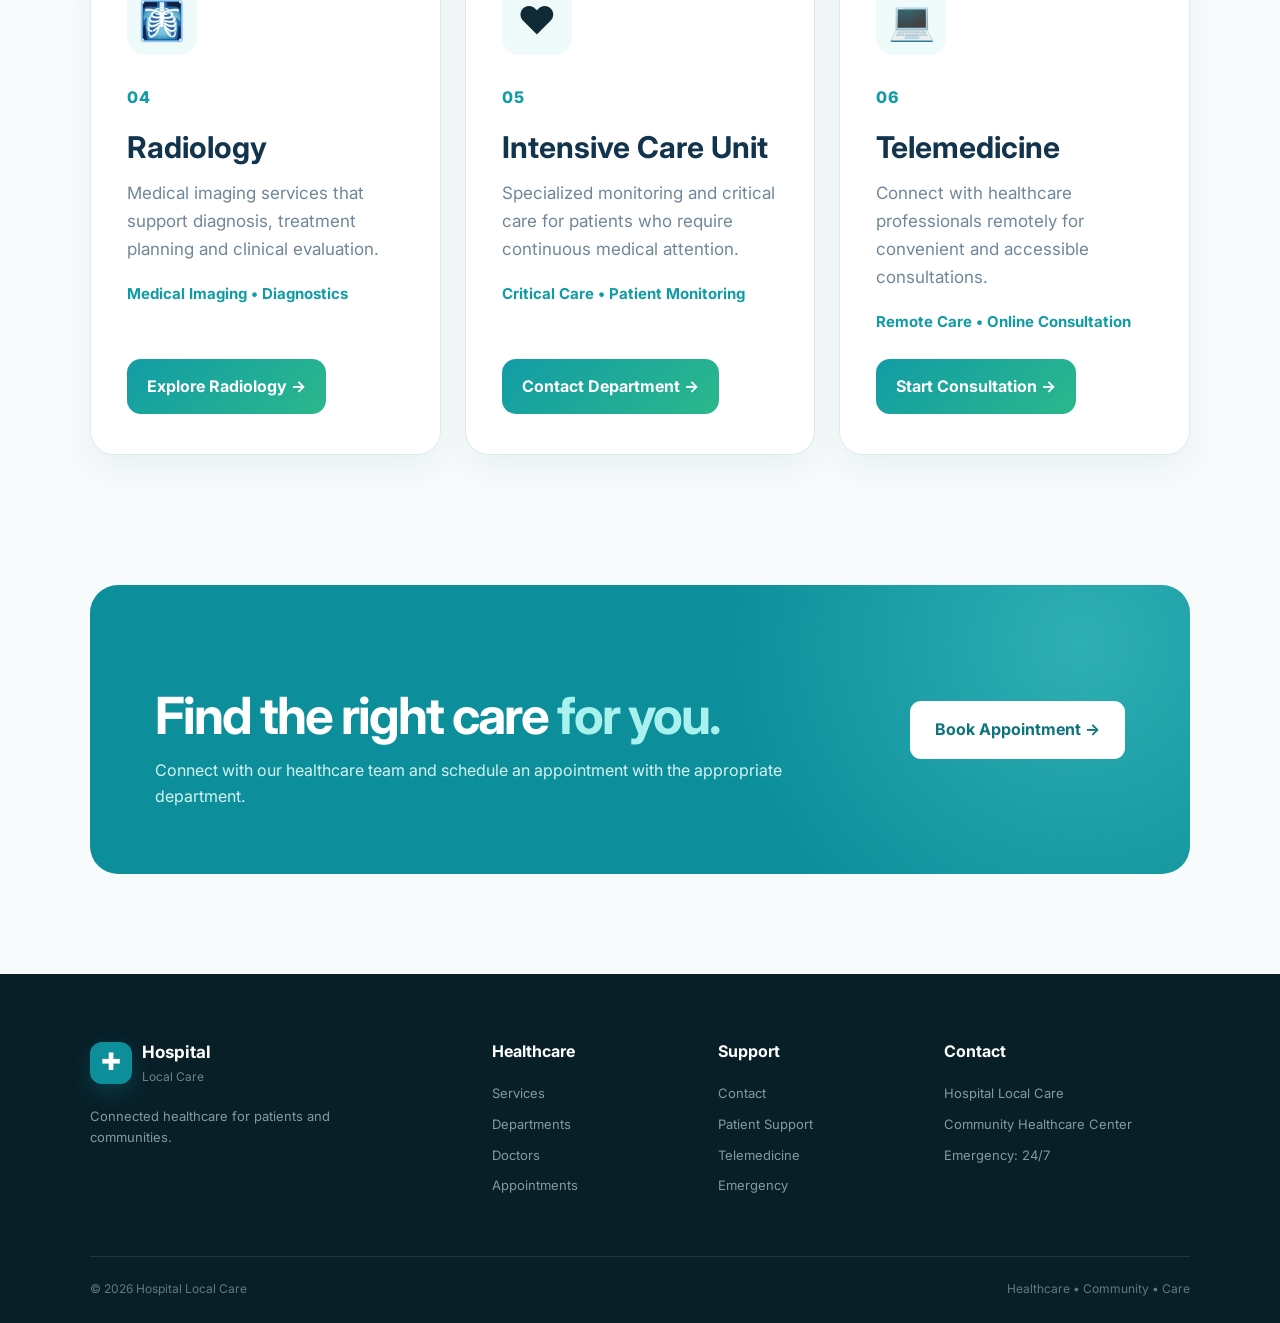
<file: departments.html>
<!DOCTYPE html>
<html lang="en">

<head>
    <meta charset="UTF-8">
    <meta name="viewport" content="width=device-width, initial-scale=1.0">

    <title>Departments | Hospital Local Care</title>

    <link rel="stylesheet" href="style.css">

    <link rel="preconnect" href="https://fonts.googleapis.com">
    <link rel="preconnect" href="https://fonts.gstatic.com" crossorigin>

    <link
        href="https://fonts.googleapis.com/css2?family=Inter:wght@400;500;600;700;800&display=swap"
        rel="stylesheet">
</head>

<body>

<!-- ================= NAVBAR ================= -->

<header class="navbar">

    <a href="index.html" class="logo">

        <div class="logo-icon">✚</div>

        <div>
            <strong>Hospital</strong>
            <span>Local Care</span>
        </div>

    </a>


    <nav>

        <a href="index.html">Home</a>

        <a href="services.html">Services</a>

        <a href="departments.html" class="active">Departments</a>

        <a href="doctors.html">Doctors</a>

        <a href="contact.html">Contact</a>

    </nav>


    <a href="appointment.html" class="nav-button">
        Book Appointment
    </a>

</header>


<!-- ================= HERO ================= -->

<section class="department-hero">

    <div class="department-hero-content">

        <span class="section-label">
            OUR MEDICAL DEPARTMENTS
        </span>

        <h1>
            Expert care across
            <span>every department.</span>
        </h1>

        <p>
            Explore our hospital departments and discover the
            healthcare services available to patients and the community.
        </p>

    </div>

</section>


<!-- ================= DEPARTMENTS ================= -->

<section class="section">

    <div class="center-heading">

        <span class="section-label">
            SPECIALIZED HEALTHCARE
        </span>

        <h2>
            Care designed around
            <span>your needs.</span>
        </h2>

        <p>
            Our departments bring together experienced healthcare
            professionals, modern facilities and patient-focused care.
        </p>

    </div>


    <div class="department-grid">


        <!-- 01 EMERGENCY -->

        <div class="department-card">

            <div class="department-icon">
                🚑
            </div>

            <span>01</span>

            <h3>
                Emergency
            </h3>

            <p>
                Urgent medical assistance and emergency treatment
                for patients requiring immediate care.
            </p>

            <strong class="department-highlight">
                24/7 Support • Urgent Care
            </strong>

            <a href="appointment.html" class="department-button">
                Get Emergency Care →
            </a>

        </div>


        <!-- 02 PHARMACY -->

        <div class="department-card">

            <div class="department-icon">
                💊
            </div>

            <span>02</span>

            <h3>
                Pharmacy
            </h3>

            <p>
                Medication guidance, prescription support and
                safe use of prescribed treatments.
            </p>

            <strong class="department-highlight">
                Prescriptions • Medication Support
            </strong>

            <!-- UPDATED -->

            <a href="services.html#pharmacy" class="department-button">
                Explore Pharmacy →
            </a>

        </div>


        <!-- 03 LABORATORY -->

        <div class="department-card">

            <div class="department-icon">
                🧪
            </div>

            <span>03</span>

            <h3>
                Laboratory
            </h3>

            <p>
                Diagnostic testing and laboratory analysis to
                support doctors in evaluating patient health.
            </p>

            <strong class="department-highlight">
                Diagnostic Testing • Medical Analysis
            </strong>

            <!-- UPDATED -->

            <a href="services.html#laboratory" class="department-button">
                View Laboratory →
            </a>

        </div>


        <!-- 04 RADIOLOGY -->

        <div class="department-card">

            <div class="department-icon">
                🩻
            </div>

            <span>04</span>

            <h3>
                Radiology
            </h3>

            <p>
                Medical imaging services that support diagnosis,
                treatment planning and clinical evaluation.
            </p>

            <strong class="department-highlight">
                Medical Imaging • Diagnostics
            </strong>

            <!-- UPDATED -->

            <a href="services.html#radiology" class="department-button">
                Explore Radiology →
            </a>

        </div>


        <!-- 05 ICU -->

        <div class="department-card">

            <div class="department-icon">
                ❤️
            </div>

            <span>05</span>

            <h3>
                Intensive Care Unit
            </h3>

            <p>
                Specialized monitoring and critical care for
                patients who require continuous medical attention.
            </p>

            <strong class="department-highlight">
                Critical Care • Patient Monitoring
            </strong>

            <a href="contact.html" class="department-button">
                Contact Department →
            </a>

        </div>


        <!-- 06 TELEMEDICINE -->

        <div class="department-card">

            <div class="department-icon">
                💻
            </div>

            <span>06</span>

            <h3>
                Telemedicine
            </h3>

            <p>
                Connect with healthcare professionals remotely
                for convenient and accessible consultations.
            </p>

            <strong class="department-highlight">
                Remote Care • Online Consultation
            </strong>

            <a href="appointment.html" class="department-button">
                Start Consultation →
            </a>

        </div>


    </div>

</section>


<!-- ================= CTA ================= -->

<section class="appointment">

    <div>

        <span class="section-label">
            NEED MEDICAL CARE?
        </span>

        <h2>
            Find the right care
            <span>for you.</span>
        </h2>

        <p>
            Connect with our healthcare team and schedule
            an appointment with the appropriate department.
        </p>

    </div>


    <a href="appointment.html" class="appointment-button">
        Book Appointment →
    </a>

</section>


<!-- ================= FOOTER ================= -->

<footer id="contact">

    <div class="footer-main">


        <div class="footer-brand">

            <a href="index.html" class="logo footer-logo">

                <div class="logo-icon">
                    ✚
                </div>

                <div>
                    <strong>Hospital</strong>
                    <span>Local Care</span>
                </div>

            </a>

            <p>
                Connected healthcare for
                patients and communities.
            </p>

        </div>


        <div>

            <h4>Healthcare</h4>

            <a href="services.html">
                Services
            </a>

            <a href="departments.html">
                Departments
            </a>

            <a href="doctors.html">
                Doctors
            </a>

            <a href="appointment.html">
                Appointments
            </a>

        </div>


        <div>

            <h4>Support</h4>

            <a href="contact.html">
                Contact
            </a>

            <a href="appointment.html">
                Patient Support
            </a>

            <a href="appointment.html">
                Telemedicine
            </a>

            <a href="appointment.html">
                Emergency
            </a>

        </div>


        <div>

            <h4>Contact</h4>

            <p>
                Hospital Local Care
            </p>

            <p>
                Community Healthcare Center
            </p>

            <p>
                Emergency: 24/7
            </p>

        </div>

    </div>


    <div class="footer-bottom">

        <span>
            © 2026 Hospital Local Care
        </span>

        <span>
            Healthcare • Community • Care
        </span>

    </div>

</footer>


</body>
</html>
</file>
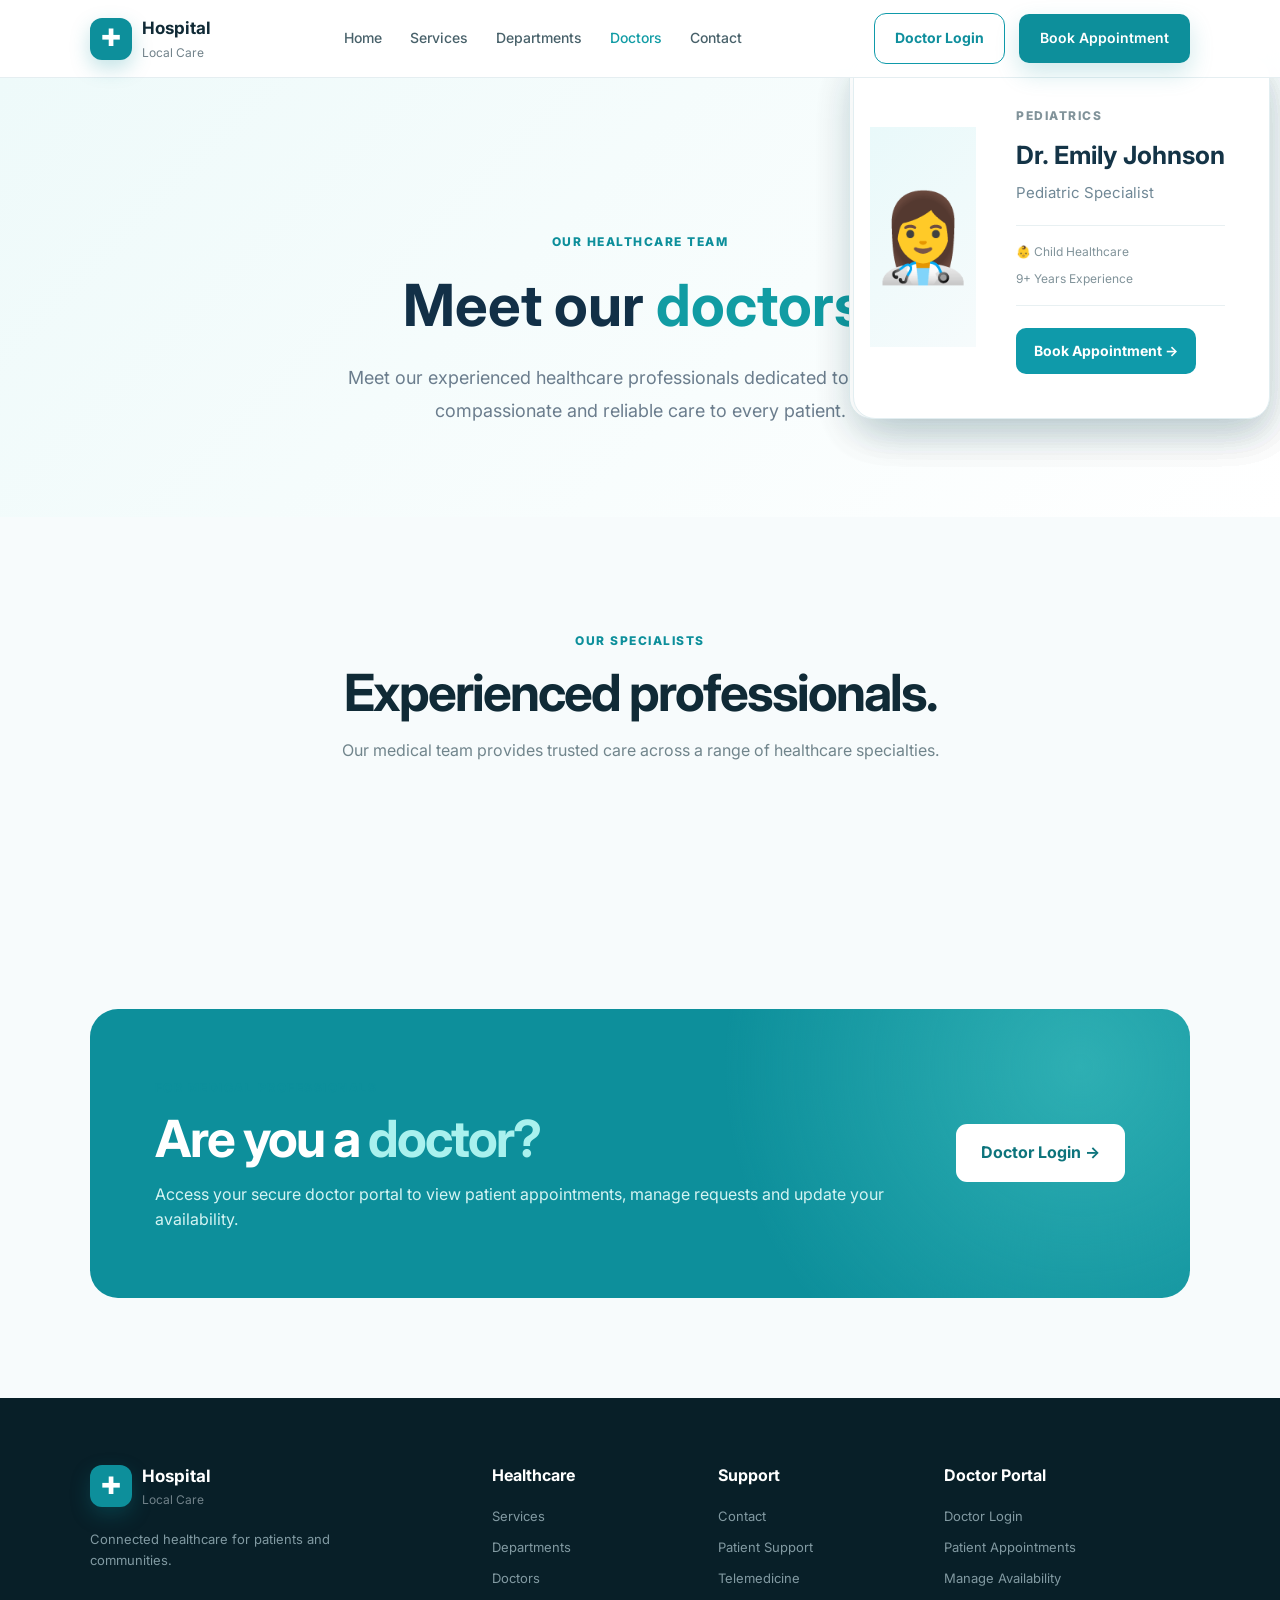
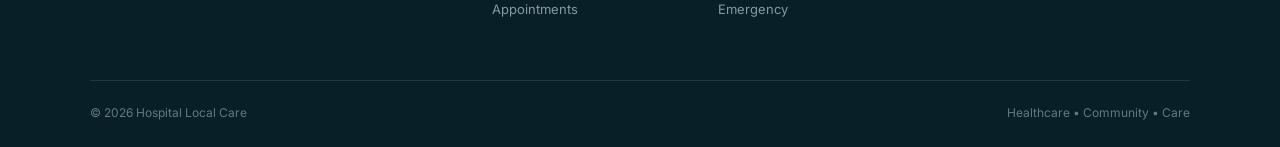
<file: doctors.html>
<!DOCTYPE html>
<html lang="en">

<head>
    <meta charset="UTF-8">
    <meta name="viewport" content="width=device-width, initial-scale=1.0">

    <title>Doctors | Hospital Local Care</title>

    <link rel="stylesheet" href="style.css">

    <link rel="preconnect" href="https://fonts.googleapis.com">
    <link rel="preconnect" href="https://fonts.gstatic.com" crossorigin>

    <link
        href="https://fonts.googleapis.com/css2?family=Inter:wght@400;500;600;700;800&display=swap"
        rel="stylesheet">
</head>

<body>

    <!-- ================= NAVBAR ================= -->

    <header class="navbar">

        <a href="index.html" class="logo">

            <div class="logo-icon">✚</div>

            <div>
                <strong>Hospital</strong>
                <span>Local Care</span>
            </div>

        </a>

        <nav>
            <a href="index.html">Home</a>
            <a href="services.html">Services</a>
            <a href="departments.html">Departments</a>
            <a href="doctors.html" class="active">Doctors</a>
            <a href="contact.html">Contact</a>
        </nav>

        <!-- RIGHT SIDE BUTTONS -->

        <div class="navbar-actions">

            <a href="doctor/login.html" class="doctor-login-button">
                Doctor Login
            </a>

            <a href="appointment.html" class="nav-button">
                Book Appointment
            </a>

        </div>

    </header>


    <!-- ================= HERO ================= -->

    <section class="page-hero doctors-hero">

        <span class="section-label">
            OUR HEALTHCARE TEAM
        </span>

        <h1>
            Meet our
            <span>doctors.</span>
        </h1>

        <p>
            Meet our experienced healthcare professionals dedicated
            to providing compassionate and reliable care to every patient.
        </p>

    </section>


    <!-- ================= DOCTORS ================= -->

    <section class="section">

        <div class="center-heading">

            <span class="section-label">
                OUR SPECIALISTS
            </span>

            <h2>
                Experienced professionals.
            </h2>

            <p>
                Our medical team provides trusted care across
                a range of healthcare specialties.
            </p>

        </div>


        <div class="doctors-grid">


            <!-- DOCTOR 1 -->

            <article class="doctor-card">

                <div class="doctor-image doctor-image-1">
                    👨‍⚕️
                </div>

                <div class="doctor-card-content">

                    <span class="doctor-specialty">
                        CARDIOLOGY
                    </span>

                    <h3>
                        Dr. Alex Morgan
                    </h3>

                    <p>
                        Senior Cardiologist
                    </p>

                    <div class="doctor-details">

                        <span>
                            ❤️ Heart Care
                        </span>

                        <span>
                            12+ Years Experience
                        </span>

                    </div>

                    <a href="appointment.html" class="doctor-button">
                        Book Appointment →
                    </a>

                </div>

            </article>


            <!-- DOCTOR 2 -->

            <article class="doctor-card">

                <div class="doctor-image doctor-image-2">
                    👩‍⚕️
                </div>

                <div class="doctor-card-content">

                    <span class="doctor-specialty">
                        GENERAL MEDICINE
                    </span>

                    <h3>
                        Dr. Sarah Williams
                    </h3>

                    <p>
                        General Physician
                    </p>

                    <div class="doctor-details">

                        <span>
                            🩺 Primary Care
                        </span>

                        <span>
                            10+ Years Experience
                        </span>

                    </div>

                    <a href="appointment.html" class="doctor-button">
                        Book Appointment →
                    </a>

                </div>

            </article>


            <!-- DOCTOR 3 -->

            <article class="doctor-card">

                <div class="doctor-image doctor-image-3">
                    👨‍⚕️
                </div>

                <div class="doctor-card-content">

                    <span class="doctor-specialty">
                        NEUROLOGY
                    </span>

                    <h3>
                        Dr. Michael Brown
                    </h3>

                    <p>
                        Consultant Neurologist
                    </p>

                    <div class="doctor-details">

                        <span>
                            🧠 Neurological Care
                        </span>

                        <span>
                            15+ Years Experience
                        </span>

                    </div>

                    <a href="appointment.html" class="doctor-button">
                        Book Appointment →
                    </a>

                </div>

            </article>


            <!-- DOCTOR 4 -->

            <article class="doctor-card">

                <div class="doctor-image doctor-image-4">
                    👩‍⚕️
                </div>

                <div class="doctor-card-content">

                    <span class="doctor-specialty">
                        PEDIATRICS
                    </span>

                    <h3>
                        Dr. Emily Johnson
                    </h3>

                    <p>
                        Pediatric Specialist
                    </p>

                    <div class="doctor-details">

                        <span>
                            👶 Child Healthcare
                        </span>

                        <span>
                            9+ Years Experience
                        </span>

                    </div>

                    <a href="appointment.html" class="doctor-button">
                        Book Appointment →
                    </a>

                </div>

            </article>


        </div>

    </section>


    <!-- ================= DOCTOR PORTAL CTA ================= -->

    <section class="appointment doctor-portal-cta">

        <div>

            <span class="section-label">
                FOR MEDICAL PROFESSIONALS
            </span>

            <h2>
                Are you a
                <span>doctor?</span>
            </h2>

            <p>
                Access your secure doctor portal to view patient
                appointments, manage requests and update your availability.
            </p>

        </div>

        <a
            href="doctor/login.html"
            class="appointment-button">
            Doctor Login →
        </a>

    </section>


    <!-- ================= FOOTER ================= -->

    <footer>

        <div class="footer-main">


            <!-- BRAND -->

            <div class="footer-brand">

                <a href="index.html" class="logo footer-logo">

                    <div class="logo-icon">
                        ✚
                    </div>

                    <div>
                        <strong>Hospital</strong>
                        <span>Local Care</span>
                    </div>

                </a>

                <p>
                    Connected healthcare for patients
                    and communities.
                </p>

            </div>


            <!-- HEALTHCARE -->

            <div>

                <h4>
                    Healthcare
                </h4>

                <a href="services.html">
                    Services
                </a>

                <a href="departments.html">
                    Departments
                </a>

                <a href="doctors.html">
                    Doctors
                </a>

                <a href="appointment.html">
                    Appointments
                </a>

            </div>


            <!-- SUPPORT -->

            <div>

                <h4>
                    Support
                </h4>

                <a href="contact.html">
                    Contact
                </a>

                <a href="appointment.html">
                    Patient Support
                </a>

                <a href="appointment.html">
                    Telemedicine
                </a>

                <a href="appointment.html">
                    Emergency
                </a>

            </div>


            <!-- DOCTOR PORTAL -->

            <div>

                <h4>
                    Doctor Portal
                </h4>

                <a href="doctor/login.html">
                    Doctor Login
                </a>

                <a href="doctor/login.html">
                    Patient Appointments
                </a>

                <a href="doctor/login.html">
                    Manage Availability
                </a>

            </div>


        </div>


        <div class="footer-bottom">

            <span>
                © 2026 Hospital Local Care
            </span>

            <span>
                Healthcare • Community • Care
            </span>

        </div>

    </footer>

</body>
</html>
</file>
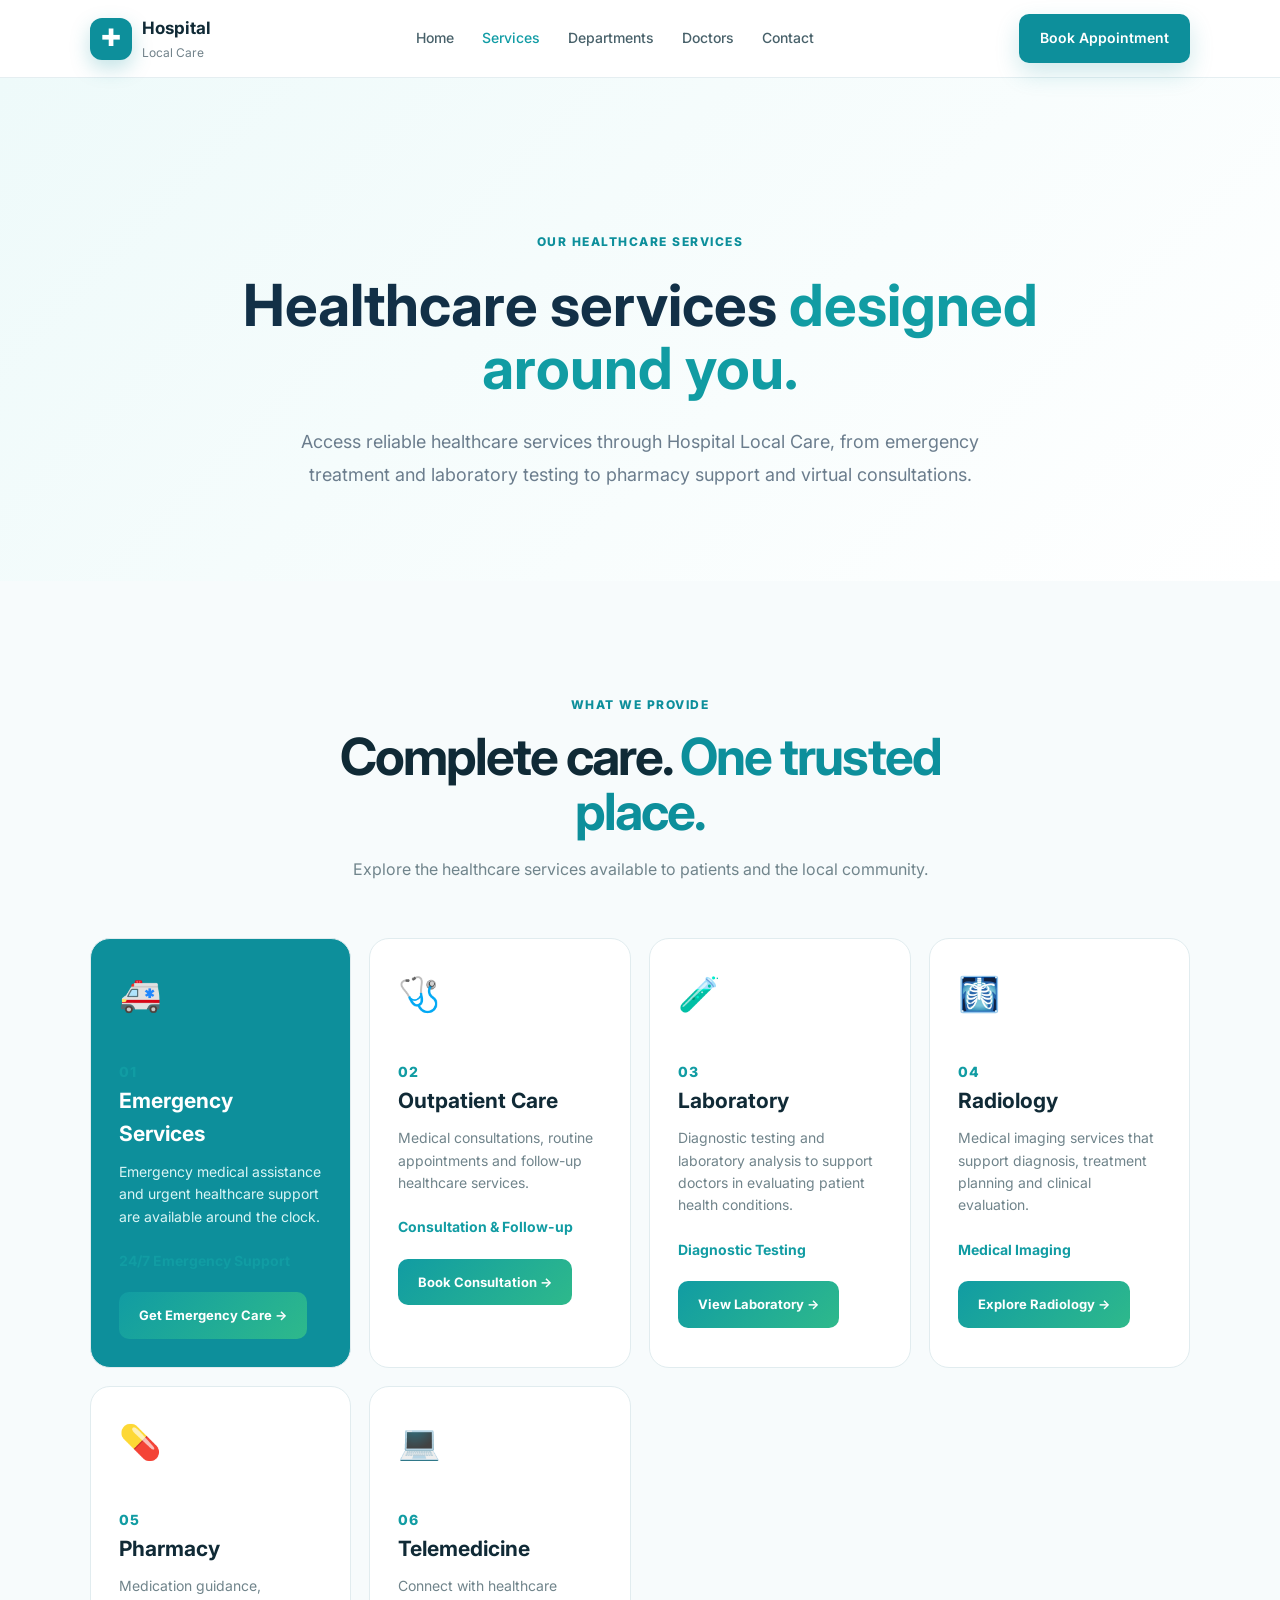
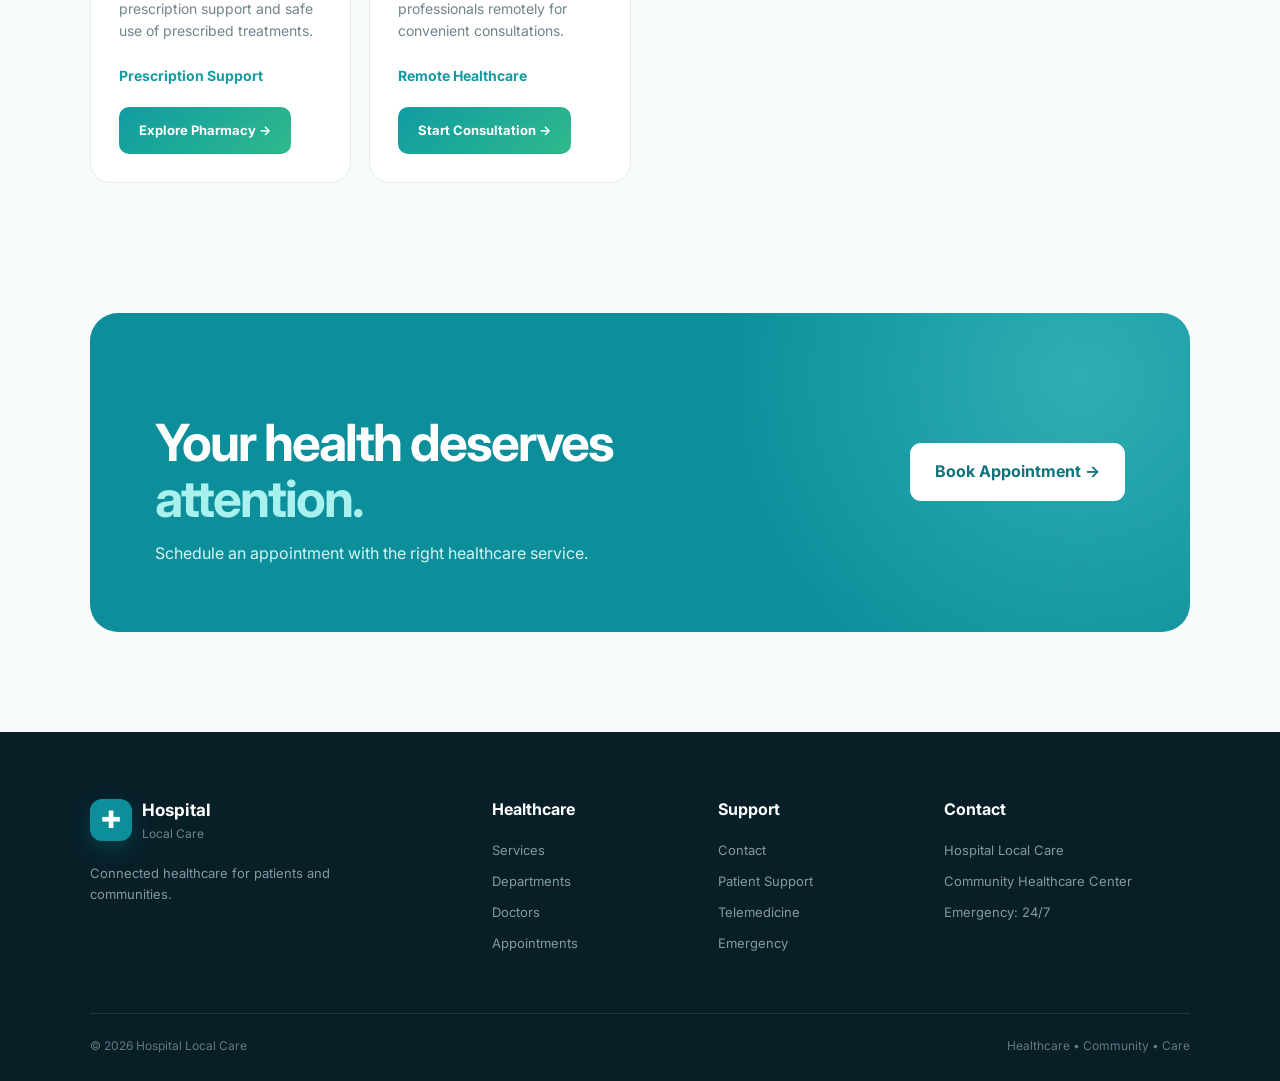
<file: services.html>
<!DOCTYPE html>
<html lang="en">

<head>
    <meta charset="UTF-8">
    <meta name="viewport" content="width=device-width, initial-scale=1.0">

    <title>Services | Hospital Local Care</title>

    <link rel="stylesheet" href="style.css">

    <link rel="preconnect" href="https://fonts.googleapis.com">
    <link rel="preconnect" href="https://fonts.gstatic.com" crossorigin>

    <link
        href="https://fonts.googleapis.com/css2?family=Inter:wght@400;500;600;700;800&display=swap"
        rel="stylesheet">
</head>

<body>

<!-- ================= NAVBAR ================= -->

<header class="navbar">

    <a href="index.html" class="logo">

        <div class="logo-icon">✚</div>

        <div>
            <strong>Hospital</strong>
            <span>Local Care</span>
        </div>

    </a>

    <nav>

        <a href="index.html">Home</a>

        <a href="services.html" class="active">Services</a>

        <a href="departments.html">Departments</a>

        <a href="doctors.html">Doctors</a>

        <a href="contact.html">Contact</a>

    </nav>

    <a href="appointment.html" class="nav-button">
        Book Appointment
    </a>

</header>


<!-- ================= HERO ================= -->

<section class="page-hero">

    <span class="section-label">
        OUR HEALTHCARE SERVICES
    </span>

    <h1>
        Healthcare services
        <span>designed around you.</span>
    </h1>

    <p>
        Access reliable healthcare services through Hospital Local Care,
        from emergency treatment and laboratory testing to pharmacy
        support and virtual consultations.
    </p>

</section>


<!-- ================= SERVICES ================= -->

<section class="section">

    <div class="center-heading">

        <span class="section-label">
            WHAT WE PROVIDE
        </span>

        <h2>
            Complete care.
            <span>One trusted place.</span>
        </h2>

        <p>
            Explore the healthcare services available to patients
            and the local community.
        </p>

    </div>


    <div class="service-grid">


        <!-- ================= SERVICE 01 ================= -->

        <div class="service-card emergency">

            <div class="service-icon">
                🚑
            </div>

            <span class="service-number">
                01
            </span>

            <h3>
                Emergency Services
            </h3>

            <p>
                Emergency medical assistance and urgent healthcare
                support are available around the clock.
            </p>

            <strong class="service-highlight">
                24/7 Emergency Support
            </strong>

            <a href="appointment.html" class="card-button">
                Get Emergency Care →
            </a>

        </div>


        <!-- ================= SERVICE 02 ================= -->

        <div class="service-card">

            <div class="service-icon">
                🩺
            </div>

            <span class="service-number">
                02
            </span>

            <h3>
                Outpatient Care
            </h3>

            <p>
                Medical consultations, routine appointments and
                follow-up healthcare services.
            </p>

            <strong class="service-highlight">
                Consultation & Follow-up
            </strong>

            <a href="appointment.html" class="card-button">
                Book Consultation →
            </a>

        </div>


        <!-- ================= SERVICE 03 ================= -->

        <!-- ADDED id="laboratory" -->

        <div class="service-card" id="laboratory">

            <div class="service-icon">
                🧪
            </div>

            <span class="service-number">
                03
            </span>

            <h3>
                Laboratory
            </h3>

            <p>
                Diagnostic testing and laboratory analysis to support
                doctors in evaluating patient health conditions.
            </p>

            <strong class="service-highlight">
                Diagnostic Testing
            </strong>

            <a href="#laboratory" class="card-button">
                View Laboratory →
            </a>

        </div>


        <!-- ================= SERVICE 04 ================= -->

        <!-- ADDED id="radiology" -->

        <div class="service-card" id="radiology">

            <div class="service-icon">
                🩻
            </div>

            <span class="service-number">
                04
            </span>

            <h3>
                Radiology
            </h3>

            <p>
                Medical imaging services that support diagnosis,
                treatment planning and clinical evaluation.
            </p>

            <strong class="service-highlight">
                Medical Imaging
            </strong>

            <a href="#radiology" class="card-button">
                Explore Radiology →
            </a>

        </div>


        <!-- ================= SERVICE 05 ================= -->

        <!-- ADDED id="pharmacy" -->

        <div class="service-card" id="pharmacy">

            <div class="service-icon">
                💊
            </div>

            <span class="service-number">
                05
            </span>

            <h3>
                Pharmacy
            </h3>

            <p>
                Medication guidance, prescription support and
                safe use of prescribed treatments.
            </p>

            <strong class="service-highlight">
                Prescription Support
            </strong>

            <a href="#pharmacy" class="card-button">
                Explore Pharmacy →
            </a>

        </div>


        <!-- ================= SERVICE 06 ================= -->

        <div class="service-card">

            <div class="service-icon">
                💻
            </div>

            <span class="service-number">
                06
            </span>

            <h3>
                Telemedicine
            </h3>

            <p>
                Connect with healthcare professionals remotely
                for convenient consultations.
            </p>

            <strong class="service-highlight">
                Remote Healthcare
            </strong>

            <a href="appointment.html" class="card-button">
                Start Consultation →
            </a>

        </div>

    </div>

</section>


<!-- ================= CTA ================= -->

<section class="appointment">

    <div>

        <span class="section-label">
            NEED MEDICAL CARE?
        </span>

        <h2>
            Your health deserves
            <span>attention.</span>
        </h2>

        <p>
            Schedule an appointment with the right healthcare service.
        </p>

    </div>

    <a href="appointment.html" class="appointment-button">
        Book Appointment →
    </a>

</section>


<!-- ================= FOOTER ================= -->

<footer>

    <div class="footer-main">


        <!-- FOOTER BRAND -->

        <div class="footer-brand">

            <a href="index.html" class="logo footer-logo">

                <div class="logo-icon">
                    ✚
                </div>

                <div>
                    <strong>Hospital</strong>
                    <span>Local Care</span>
                </div>

            </a>

            <p>
                Connected healthcare for patients
                and communities.
            </p>

        </div>


        <!-- HEALTHCARE -->

        <div>

            <h4>Healthcare</h4>

            <a href="services.html">
                Services
            </a>

            <a href="departments.html">
                Departments
            </a>

            <a href="doctors.html">
                Doctors
            </a>

            <a href="appointment.html">
                Appointments
            </a>

        </div>


        <!-- SUPPORT -->

        <div>

            <h4>Support</h4>

            <a href="contact.html">
                Contact
            </a>

            <a href="appointment.html">
                Patient Support
            </a>

            <a href="appointment.html">
                Telemedicine
            </a>

            <a href="appointment.html">
                Emergency
            </a>

        </div>


        <!-- CONTACT -->

        <div>

            <h4>Contact</h4>

            <p>
                Hospital Local Care
            </p>

            <p>
                Community Healthcare Center
            </p>

            <p>
                Emergency: 24/7
            </p>

        </div>

    </div>


    <!-- FOOTER BOTTOM -->

    <div class="footer-bottom">

        <span>
            © 2026 Hospital Local Care
        </span>

        <span>
            Healthcare • Community • Care
        </span>

    </div>

</footer>


</body>
</html>
</file>
<file: style.css>
* {
    margin: 0;
    padding: 0;
    box-sizing: border-box;
}

html {
    scroll-behavior: smooth;
}

body {
    font-family: "Inter", sans-serif;
    background: #f7fbfc;
    color: #102a36;
    line-height: 1.6;
}


/* =========================
   NAVBAR
========================= */

.navbar {
    height: 78px;
    display: flex;
    align-items: center;
    justify-content: space-between;
    padding: 0 7%;
    background: rgba(255,255,255,.92);
    border-bottom: 1px solid #e5eef1;
    position: sticky;
    top: 0;
    z-index: 100;
    backdrop-filter: blur(15px);
}

.logo {
    display: flex;
    align-items: center;
    gap: 10px;
}

.logo-icon {
    width: 42px;
    height: 42px;
    border-radius: 12px;
    background: #0d8f9b;
    color: white;
    display: flex;
    align-items: center;
    justify-content: center;
    font-size: 24px;
    box-shadow: 0 8px 20px rgba(13,143,155,.25);
}

.logo strong,
.logo span {
    display: block;
}

.logo strong {
    font-size: 17px;
}

.logo span {
    font-size: 12px;
    color: #71828a;
}

nav {
    display: flex;
    gap: 28px;
}

nav a {
    text-decoration: none;
    color: #48616a;
    font-size: 14px;
    font-weight: 500;
}

nav a:hover {
    color: #0d8f9b;
}

.nav-button,
.primary-button {
    background: #0d8f9b;
    color: white;
    text-decoration: none;
    padding: 13px 21px;
    border-radius: 10px;
    font-weight: 600;
    font-size: 14px;
    box-shadow: 0 10px 25px rgba(13,143,155,.2);
}


/* =========================
   HERO
========================= */

.hero {
    min-height: 680px;
    padding: 90px 7%;
    display: grid;
    grid-template-columns: 1.05fr .95fr;
    align-items: center;
    gap: 60px;
    background:
        radial-gradient(circle at 80% 20%, #d9f5f4 0, transparent 35%),
        linear-gradient(135deg,#f8fcfd,#eef8f8);
}

.eyebrow,
.section-label {
    color: #0d8f9b;
    font-size: 12px;
    font-weight: 800;
    letter-spacing: 1.5px;
}

.eyebrow {
    display: flex;
    align-items: center;
    gap: 9px;
    margin-bottom: 25px;
}

.eyebrow span {
    width: 8px;
    height: 8px;
    background: #0d8f9b;
    border-radius: 50%;
}

.hero h1 {
    font-size: clamp(48px,6vw,78px);
    line-height: 1.04;
    letter-spacing: -3px;
    margin-bottom: 28px;
}

.hero h1 strong {
    color: #0d8f9b;
}

.hero p {
    max-width: 620px;
    font-size: 18px;
    color: #5c727b;
    margin-bottom: 35px;
}

.hero-buttons {
    display: flex;
    gap: 15px;
    align-items: center;
}

.secondary-button {
    color: #153b46;
    text-decoration: none;
    padding: 13px 21px;
    border: 1px solid #d5e3e7;
    border-radius: 10px;
    background: white;
    font-weight: 600;
    font-size: 14px;
}

.hero-trust {
    display: flex;
    gap: 45px;
    margin-top: 55px;
}

.hero-trust div {
    display: flex;
    flex-direction: column;
}

.hero-trust strong {
    font-size: 25px;
}

.hero-trust span {
    color: #71858c;
    font-size: 12px;
}


/* HERO VISUAL */

.hero-visual {
    min-height: 480px;
    position: relative;
    display: flex;
    align-items: center;
    justify-content: center;
}

.medical-circle {
    width: 390px;
    height: 390px;
    border-radius: 50%;
    background:
        linear-gradient(145deg,#ccefed,#ffffff);
    box-shadow:
        0 30px 70px rgba(26,100,110,.15);
    position: relative;
}

.medical-circle::after {
    content: "✚";
    position: absolute;
    font-size: 180px;
    color: rgba(13,143,155,.12);
    left: 100px;
    top: 75px;
}

.doctor-card,
.emergency-card {
    position: absolute;
    background: white;
    border: 1px solid #e1edef;
    box-shadow: 0 20px 50px rgba(25,80,90,.13);
    border-radius: 18px;
    padding: 16px;
    display: flex;
    align-items: center;
}

.doctor-card {
    top: 55px;
    right: 10px;
    min-width: 250px;
    gap: 12px;
}

.doctor-avatar {
    width: 50px;
    height: 50px;
    background: #e5f7f6;
    border-radius: 50%;
    display: flex;
    align-items: center;
    justify-content: center;
    font-size: 27px;
}

.doctor-card strong,
.doctor-card span {
    display: block;
}

.doctor-card span {
    color: #81939a;
    font-size: 12px;
}

.online {
    margin-left: auto;
    color: #1dbf73;
}

.emergency-card {
    left: 15px;
    bottom: 60px;
    gap: 13px;
}

.emergency-icon {
    width: 45px;
    height: 45px;
    border-radius: 12px;
    background: #fff0f0;
    color: #df5555;
    display: flex;
    align-items: center;
    justify-content: center;
    font-size: 21px;
}

.emergency-card strong,
.emergency-card span {
    display: block;
}

.emergency-card span {
    font-size: 12px;
    color: #829198;
}


/* =========================
   SECTIONS
========================= */

.section {
    padding: 110px 7%;
}

.section-heading {
    display: flex;
    justify-content: space-between;
    align-items: end;
    margin-bottom: 50px;
}

.section-heading h2,
.center-heading h2,
.trust-content h2,
.appointment h2 {
    font-size: clamp(38px,4vw,55px);
    line-height: 1.08;
    letter-spacing: -2px;
    margin-top: 12px;
}

.section-heading h2 span,
.center-heading h2 span,
.trust-content h2 span,
.appointment h2 span {
    color: #0d8f9b;
}

.section-heading > p {
    max-width: 420px;
    color: #72858c;
}


/* =========================
   SERVICE CARDS
========================= */

.service-grid {
    display: grid;
    grid-template-columns: repeat(4,1fr);
    gap: 18px;
}

.service-card {
    background: white;
    border: 1px solid #e1ecef;
    border-radius: 20px;
    padding: 28px;
    min-height: 280px;
    transition: .3s;
}

.service-card:hover {
    transform: translateY(-7px);
    box-shadow: 0 20px 45px rgba(30,80,90,.1);
}

.service-card.emergency {
    background: #0d8f9b;
    color: white;
}

.service-card.emergency p,
.service-card.emergency a {
    color: #d9f5f5;
}

.service-icon {
    font-size: 34px;
    margin-bottom: 40px;
}

.service-card h3 {
    font-size: 21px;
    margin-bottom: 10px;
}

.service-card p {
    color: #70848b;
    font-size: 14px;
    margin-bottom: 22px;
}

.service-card a {
    color: #0d8f9b;
    text-decoration: none;
    font-size: 13px;
    font-weight: 700;
}


/* =========================
   TRUST SECTION
========================= */

.trust-section {
    padding: 100px 7%;
    background: #102f3a;
    color: white;
    display: grid;
    grid-template-columns: 1fr 1fr;
    gap: 80px;
    align-items: center;
}

.trust-content p {
    color: #a9c0c7;
    max-width: 540px;
    margin: 25px 0 30px;
}

.trust-grid {
    display: grid;
    grid-template-columns: 1fr 1fr;
    gap: 15px;
}

.trust-card {
    padding: 35px;
    border: 1px solid rgba(255,255,255,.12);
    border-radius: 17px;
    background: rgba(255,255,255,.04);
}

.trust-card strong,
.trust-card span {
    display: block;
}

.trust-card strong {
    color: #63d1d0;
    font-size: 36px;
}

.trust-card span {
    color: #b0c4c9;
    font-size: 13px;
}


/* =========================
   DEPARTMENTS
========================= */

.center-heading {
    text-align: center;
    max-width: 700px;
    margin: 0 auto 55px;
}

.center-heading p {
    color: #71858c;
    margin-top: 18px;
}

.department-grid {
    display: grid;
    grid-template-columns: repeat(3,1fr);
    gap: 18px;
}

.department-card {
    background: white;
    border: 1px solid #e1ecef;
    border-radius: 18px;
    padding: 30px;
    min-height: 190px;
}

.department-card span {
    color: #0d8f9b;
    font-size: 12px;
    font-weight: 800;
}

.department-card h3 {
    font-size: 23px;
    margin: 30px 0 8px;
}

.department-card p {
    color: #71858c;
    font-size: 13px;
}


/* =========================
   APPOINTMENT
========================= */

.appointment {
    margin: 20px 7% 100px;
    padding: 65px;
    border-radius: 28px;
    background:
        radial-gradient(circle at 90% 20%,#2eafb3,transparent 35%),
        #0d8f9b;
    color: white;
    display: flex;
    align-items: center;
    justify-content: space-between;
    gap: 40px;
}

.appointment h2 {
    max-width: 600px;
}

.appointment h2 span {
    color: #a9f1ee;
}

.appointment p {
    color: #d4f4f3;
    margin-top: 15px;
}

.appointment-button {
    background: white;
    color: #0d747c;
    text-decoration: none;
    padding: 16px 25px;
    border-radius: 11px;
    font-weight: 700;
    white-space: nowrap;
}


/* =========================
   FOOTER
========================= */

footer {
    background: #081f28;
    color: white;
    padding: 65px 7% 25px;
}

.footer-main {
    display: grid;
    grid-template-columns: 2fr 1fr 1fr 1.4fr;
    gap: 50px;
    padding-bottom: 50px;
}

.footer-brand p {
    color: #819aa2;
    max-width: 250px;
    margin-top: 20px;
    font-size: 13px;
}

footer h4 {
    margin-bottom: 18px;
}

footer a,
footer p {
    display: block;
    color: #829aa2;
    text-decoration: none;
    font-size: 13px;
    margin-bottom: 10px;
}

.footer-bottom {
    padding-top: 22px;
    border-top: 1px solid rgba(255,255,255,.1);
    display: flex;
    justify-content: space-between;
    color: #617a82;
    font-size: 12px;
}


/* =========================
   RESPONSIVE
========================= */

@media(max-width:1000px) {

    nav {
        display: none;
    }

    .hero {
        grid-template-columns: 1fr;
    }

    .service-grid {
        grid-template-columns: 1fr 1fr;
    }

    .department-grid {
        grid-template-columns: 1fr 1fr;
    }

    .trust-section {
        grid-template-columns: 1fr;
    }

    .footer-main {
        grid-template-columns: 1fr 1fr;
    }
}


@media(max-width:650px) {

    .navbar {
        padding: 0 5%;
    }

    .nav-button {
        display: none;
    }

    .hero,
    .section {
        padding-left: 5%;
        padding-right: 5%;
    }

    .hero {
        padding-top: 60px;
    }

    .hero h1 {
        font-size: 48px;
    }

    .hero-buttons {
        flex-direction: column;
        align-items: stretch;
    }

    .hero-trust {
        gap: 20px;
    }

    .hero-visual {
        min-height: 350px;
    }

    .medical-circle {
        width: 280px;
        height: 280px;
    }

    .doctor-card {
        right: 0;
        top: 20px;
    }

    .emergency-card {
        left: 0;
        bottom: 20px;
    }

    .section-heading {
        display: block;
    }

    .section-heading > p {
        margin-top: 20px;
    }

    .service-grid,
    .department-grid,
    .trust-grid,
    .footer-main {
        grid-template-columns: 1fr;
    }

    .appointment {
        margin-left: 5%;
        margin-right: 5%;
        padding: 40px 25px;
        display: block;
    }

    .appointment-button {
        display: inline-block;
        margin-top: 25px;
    }

    .footer-bottom {
        display: block;
    }
}
/* =========================================
   DOCTORS PAGE
========================================= */

.page-hero {
    padding: 110px 7% 90px;
    background:
        radial-gradient(circle at 85% 30%, rgba(34, 180, 170, 0.18), transparent 30%),
        linear-gradient(135deg, #063b4a, #0b2438);
    color: white;
}

.page-hero-content {
    max-width: 850px;
}

.page-hero h1 {
    font-size: clamp(42px, 6vw, 72px);
    line-height: 1.05;
    margin: 20px 0;
}

.page-hero h1 span {
    color: #42d6b1;
}

.page-hero p {
    max-width: 700px;
    font-size: 19px;
    line-height: 1.7;
    color: rgba(255,255,255,0.82);
}


/* DOCTOR GRID */

.doctor-grid {
    display: grid;
    grid-template-columns: repeat(2, 1fr);
    gap: 28px;
    margin-top: 55px;
}


/* DOCTOR CARD */

.doctor-profile {
    display: flex;
    gap: 25px;
    padding: 28px;
    background: #ffffff;
    border: 1px solid #e4edf1;
    border-radius: 22px;
    box-shadow: 0 15px 45px rgba(8, 48, 66, 0.08);
    transition: 0.3s ease;
}

.doctor-profile:hover {
    transform: translateY(-7px);
    box-shadow: 0 22px 55px rgba(8, 48, 66, 0.14);
}


/* DOCTOR PHOTO */

.doctor-photo {
    width: 105px;
    height: 105px;
    min-width: 105px;

    display: flex;
    align-items: center;
    justify-content: center;

    border-radius: 50%;

    background:
        linear-gradient(145deg, #dff8f2, #e8f3fa);

    font-size: 48px;
}


/* DOCTOR INFO */

.doctor-info {
    flex: 1;
}

.doctor-status {
    display: inline-block;
    margin-bottom: 10px;

    font-size: 11px;
    font-weight: 800;
    letter-spacing: 1px;

    color: #18a987;
}

.doctor-info h3 {
    margin: 5px 0;

    font-size: 22px;
    color: #12344b;
}

.doctor-specialty {
    margin: 6px 0 12px;

    font-weight: 700;
    color: #159d99;
}

.doctor-info p {
    line-height: 1.6;
    color: #647784;
}


/* DOCTOR META */

.doctor-meta {
    display: flex;
    flex-wrap: wrap;
    gap: 12px;

    margin: 18px 0;
}

.doctor-meta span {
    padding: 7px 11px;

    border-radius: 20px;

    background: #f0f8f8;

    font-size: 12px;
    font-weight: 600;

    color: #285466;
}


/* DOCTOR BUTTON */

.doctor-button {
    display: inline-block;

    margin-top: 5px;
    padding: 11px 17px;

    border-radius: 10px;

    background: #0e9f9b;
    color: white;

    text-decoration: none;

    font-weight: 700;
    font-size: 13px;

    transition: 0.25s ease;
}

.doctor-button:hover {
    background: #087b7a;
    transform: translateY(-2px);
}


/* ACTIVE NAVIGATION */

.navbar nav a.active {
    color: #119c98;
}


/* MOBILE */

@media (max-width: 900px) {

    .doctor-grid {
        grid-template-columns: 1fr;
    }

}


@media (max-width: 650px) {

    .doctor-profile {
        flex-direction: column;
    }

    .doctor-photo {
        width: 90px;
        height: 90px;
        min-width: 90px;
    }

    .page-hero {
        padding: 80px 6% 70px;
    }

}
/* =========================================
   DEPARTMENTS PAGE
   ========================================= */

.departments-page {
    padding-top: 100px;
    min-height: 100vh;
    background: #f7fbfc;
}

/* Page Hero */

.departments-hero {
    padding: 90px 8% 70px;
    background: linear-gradient(135deg, #eef9f8, #ffffff);
    text-align: center;
}

.departments-hero .section-label {
    display: inline-block;
    margin-bottom: 18px;
}

.departments-hero h1 {
    font-size: 56px;
    line-height: 1.1;
    margin: 0 auto 20px;
    max-width: 850px;
    color: #123b42;
}

.departments-hero h1 span {
    color: #16a6a0;
}

.departments-hero p {
    max-width: 700px;
    margin: auto;
    font-size: 18px;
    line-height: 1.7;
    color: #60757a;
}


/* Department Cards */

.departments-container {
    max-width: 1200px;
    margin: auto;
    padding: 70px 30px 100px;
}

.departments-container .department-grid {
    display: grid;
    grid-template-columns: repeat(3, 1fr);
    gap: 24px;
}

.departments-container .department-card {
    position: relative;
    padding: 35px;
    min-height: 210px;
    background: #ffffff;
    border: 1px solid #e5eeee;
    border-radius: 20px;
    box-shadow: 0 10px 30px rgba(20, 70, 75, 0.06);
    transition: all 0.3s ease;
    overflow: hidden;
}

.departments-container .department-card:hover {
    transform: translateY(-8px);
    box-shadow: 0 20px 40px rgba(20, 70, 75, 0.12);
    border-color: #b7e5e1;
}

.departments-container .department-card::after {
    content: "";
    position: absolute;
    width: 100px;
    height: 100px;
    right: -35px;
    bottom: -35px;
    border-radius: 50%;
    background: #e8f8f6;
}

.department-number {
    display: inline-block;
    font-size: 13px;
    font-weight: 700;
    color: #16a6a0;
    margin-bottom: 20px;
}

.departments-container .department-card h2 {
    font-size: 25px;
    color: #123b42;
    margin: 0 0 12px;
}

.departments-container .department-card p {
    color: #71858a;
    line-height: 1.6;
    margin: 0;
}


/* Department Icon */

.department-icon {
    width: 52px;
    height: 52px;
    display: flex;
    align-items: center;
    justify-content: center;
    border-radius: 14px;
    background: #e8f8f6;
    font-size: 25px;
    margin-bottom: 22px;
}


/* CTA */

.departments-cta {
    margin-top: 70px;
    padding: 50px;
    border-radius: 24px;
    background: linear-gradient(135deg, #123b42, #176b70);
    color: white;
    display: flex;
    justify-content: space-between;
    align-items: center;
    gap: 30px;
}

.departments-cta h2 {
    margin: 0 0 10px;
    font-size: 32px;
}

.departments-cta p {
    margin: 0;
    color: #d5eeee;
}

.departments-cta a {
    display: inline-block;
    padding: 15px 25px;
    background: white;
    color: #123b42;
    text-decoration: none;
    border-radius: 10px;
    font-weight: 700;
    white-space: nowrap;
    transition: 0.3s;
}

.departments-cta a:hover {
    transform: translateY(-3px);
}


/* Mobile */

@media (max-width: 900px) {

    .departments-container .department-grid {
        grid-template-columns: repeat(2, 1fr);
    }

    .departments-hero h1 {
        font-size: 44px;
    }

    .departments-cta {
        flex-direction: column;
        align-items: flex-start;
    }
}

@media (max-width: 600px) {

    .departments-container .department-grid {
        grid-template-columns: 1fr;
    }

    .departments-hero {
        padding: 70px 20px 50px;
    }

    .departments-hero h1 {
        font-size: 36px;
    }

    .departments-container {
        padding: 50px 20px 70px;
    }

    .departments-cta {
        padding: 30px;
    }
}
/* ================= SERVICES PAGE ================= */

.page-hero {
    padding: 150px 8% 90px;
    background: linear-gradient(135deg, #eefafa, #ffffff);
    text-align: center;
}

.page-hero h1 {
    max-width: 850px;
    margin: 20px auto;
    font-size: 58px;
    line-height: 1.1;
    color: #123047;
}

.page-hero h1 span {
    color: #119ca3;
}

.page-hero p {
    max-width: 700px;
    margin: 25px auto 0;
    color: #6b7d8d;
    font-size: 18px;
    line-height: 1.8;
}


/* SERVICE NUMBER */

.service-number {
    display: block;
    margin-top: 25px;
    color: #119ca3;
    font-weight: 800;
    font-size: 14px;
    letter-spacing: 1px;
}


/* SERVICE HIGHLIGHT */

.service-highlight {
    display: block;
    margin: 20px 0;
    color: #119ca3;
    font-size: 14px;
}


/* SERVICE BUTTON */

.card-button {
    display: inline-block;
    padding: 13px 20px;
    background: linear-gradient(135deg, #119ca3, #2eb98b);
    color: white !important;
    text-decoration: none;
    border-radius: 10px;
    font-weight: 700;
    transition: 0.3s ease;
}

.card-button:hover {
    transform: translateY(-3px);
    box-shadow: 0 10px 25px rgba(17, 156, 163, 0.25);
}


/* SERVICE CARDS */

.service-card {
    transition: 0.3s ease;
}

.service-card:hover {
    transform: translateY(-8px);
}


/* MOBILE */

@media (max-width: 768px) {

    .page-hero {
        padding: 110px 6% 60px;
    }

    .page-hero h1 {
        font-size: 40px;
    }

    .service-grid {
        grid-template-columns: 1fr;
    }

}
/* =========================================
   DEPARTMENTS PAGE
========================================= */

.logo {
    text-decoration: none;
    color: inherit;
}

.department-hero {
    min-height: 560px;
    display: flex;
    align-items: center;
    justify-content: center;
    text-align: center;
    padding: 80px 8%;
    background: linear-gradient(
        135deg,
        #f1fbfc,
        #ffffff
    );
}

.department-hero-content {
    max-width: 950px;
    margin: 0 auto;
}

.department-hero h1 {
    font-size: clamp(48px, 6vw, 78px);
    line-height: 1.05;
    margin: 25px 0;
    color: #12344d;
}

.department-hero h1 span {
    color: #119ca5;
}

.department-hero p {
    max-width: 800px;
    margin: 0 auto;
    font-size: 20px;
    line-height: 1.7;
    color: #688094;
}


/* Department cards */

.department-grid {
    display: grid;
    grid-template-columns: repeat(3, 1fr);
    gap: 24px;
    margin-top: 55px;
}

.department-card {
    background: #ffffff;
    border: 1px solid #dcebed;
    border-radius: 24px;
    padding: 40px 36px;
    min-height: 500px;

    display: flex;
    flex-direction: column;

    box-shadow: 0 12px 35px rgba(18, 52, 77, 0.06);

    transition:
        transform 0.25s ease,
        box-shadow 0.25s ease;
}

.department-card:hover {
    transform: translateY(-8px);

    box-shadow:
        0 20px 45px rgba(18, 52, 77, 0.12);
}

.department-icon {
    width: 70px;
    height: 70px;

    display: flex;
    align-items: center;
    justify-content: center;

    font-size: 38px;

    background: #effafb;
    border-radius: 18px;

    margin-bottom: 30px;
}

.department-card > span {
    color: #119ca5;
    font-size: 16px;
    font-weight: 800;
    letter-spacing: 1px;
}

.department-card h3 {
    margin: 18px 0 14px;

    font-size: 30px;
    line-height: 1.2;

    color: #12344d;
}

.department-card p {
    color: #70879a;

    font-size: 17px;
    line-height: 1.65;

    margin-bottom: 20px;
}

.department-highlight {
    color: #119ca5;

    font-size: 15px;
    line-height: 1.5;

    margin-bottom: 25px;
}

.department-button {
    display: inline-flex;
    align-items: center;
    justify-content: center;

    width: fit-content;

    padding: 15px 20px;

    background: linear-gradient(
        135deg,
        #129ca6,
        #2bb88b
    );

    color: white;

    text-decoration: none;

    font-weight: 700;

    border-radius: 14px;

    margin-top: auto;

    transition: 0.25s ease;
}

.department-button:hover {
    transform: translateY(-2px);

    box-shadow:
        0 10px 25px rgba(18, 156, 166, 0.25);
}


/* Active navigation */

.navbar nav a.active {
    color: #119ca5;
}


/* Responsive */

@media (max-width: 1000px) {

    .department-grid {
        grid-template-columns: repeat(2, 1fr);
    }

}


@media (max-width: 700px) {

    .department-hero {
        min-height: 450px;
        padding: 60px 20px;
    }

    .department-hero h1 {
        font-size: 44px;
    }

    .department-hero p {
        font-size: 17px;
    }

    .department-grid {
        grid-template-columns: 1fr;
    }

    .department-card {
        min-height: auto;
    }

}
/* ================= CONTACT PAGE ================= */

.contact-grid {
    max-width: 1100px;
    margin: 50px auto 0;
    display: grid;
    grid-template-columns: repeat(3, 1fr);
    gap: 25px;
}

.contact-card {
    background: #ffffff;
    border: 1px solid #e6edf3;
    border-radius: 22px;
    padding: 35px 30px;
    text-align: center;
    box-shadow: 0 15px 40px rgba(20, 50, 70, 0.07);
    transition: transform 0.3s ease, box-shadow 0.3s ease;
}

.contact-card:hover {
    transform: translateY(-8px);
    box-shadow: 0 22px 50px rgba(20, 50, 70, 0.12);
}

.contact-icon {
    width: 65px;
    height: 65px;
    margin: 0 auto 20px;
    border-radius: 18px;
    display: flex;
    align-items: center;
    justify-content: center;
    font-size: 28px;
    background: #eef8f7;
}

.contact-label {
    display: block;
    font-size: 12px;
    font-weight: 800;
    letter-spacing: 1.5px;
    margin-bottom: 10px;
    opacity: 0.65;
}

.contact-card h3 {
    margin-bottom: 12px;
}

.contact-card p {
    line-height: 1.7;
    margin-bottom: 22px;
}

.contact-card .card-button {
    display: inline-block;
    text-decoration: none;
    font-weight: 700;
}


/* ================= MOBILE ================= */

@media (max-width: 800px) {

    .contact-grid {
        grid-template-columns: 1fr;
        margin-left: 20px;
        margin-right: 20px;
    }

}
/* =========================================
   DOCTORS PAGE
========================================= */

.doctor-grid {
    display: grid;
    grid-template-columns: repeat(3, 1fr);
    gap: 24px;
    margin-top: 50px;
}

.doctor-profile {
    background: #ffffff;
    border: 1px solid #dce8eb;
    border-radius: 24px;
    padding: 32px;
    transition: 0.3s ease;
    box-shadow: 0 10px 30px rgba(20, 60, 70, 0.05);
}

.doctor-profile:hover {
    transform: translateY(-8px);
    box-shadow: 0 20px 45px rgba(20, 60, 70, 0.12);
}

.doctor-photo {
    width: 90px;
    height: 90px;
    border-radius: 50%;
    background: #e8f7f7;
    display: flex;
    align-items: center;
    justify-content: center;
    font-size: 48px;
    margin-bottom: 24px;
}

.doctor-number {
    display: block;
    color: #119da4;
    font-weight: 800;
    font-size: 15px;
    margin-bottom: 10px;
}

.doctor-profile h3 {
    font-size: 25px;
    margin: 0 0 8px;
    color: #123047;
}

.doctor-profile > strong {
    display: block;
    color: #119da4;
    font-size: 16px;
    margin-bottom: 15px;
}

.doctor-profile p {
    color: #6b8494;
    line-height: 1.7;
    margin-bottom: 20px;
}

.doctor-info {
    display: flex;
    flex-direction: column;
    gap: 8px;
    margin-bottom: 24px;
}

.doctor-info span {
    color: #456574;
    font-size: 14px;
    font-weight: 600;
}

.doctor-button {
    display: inline-block;
    text-decoration: none;
    background: linear-gradient(135deg, #119da4, #2dbb82);
    color: white;
    padding: 14px 20px;
    border-radius: 12px;
    font-weight: 700;
    transition: 0.3s ease;
}

.doctor-button:hover {
    transform: translateY(-2px);
    box-shadow: 0 10px 20px rgba(17, 157, 164, 0.2);
}


/* =========================================
   RESPONSIVE DOCTORS
========================================= */

@media (max-width: 1000px) {

    .doctor-grid {
        grid-template-columns: repeat(2, 1fr);
    }

}

@media (max-width: 650px) {

    .doctor-grid {
        grid-template-columns: 1fr;
    }

    .doctor-profile {
        padding: 25px;
    }

}
/* =========================================
   CONTACT PAGE
========================================= */

.contact-grid {
    display: grid;
    grid-template-columns: repeat(3, 1fr);
    gap: 24px;
    margin-top: 45px;
}

.contact-card {
    background: #ffffff;
    border: 1px solid #dce8eb;
    border-radius: 24px;
    padding: 32px;
    box-shadow: 0 10px 30px rgba(20, 60, 70, 0.05);
    transition: 0.3s ease;
}

.contact-card:hover {
    transform: translateY(-7px);
    box-shadow: 0 20px 45px rgba(20, 60, 70, 0.12);
}

.contact-icon {
    width: 65px;
    height: 65px;
    border-radius: 18px;
    background: #e8f7f7;
    display: flex;
    align-items: center;
    justify-content: center;
    font-size: 30px;
    margin-bottom: 22px;
}

.contact-label {
    display: block;
    color: #119da4;
    font-size: 13px;
    font-weight: 800;
    letter-spacing: 1px;
    margin-bottom: 8px;
}

.contact-card h3 {
    color: #123047;
    font-size: 24px;
    margin: 0 0 10px;
}

.contact-card p {
    color: #6b8494;
    line-height: 1.7;
    margin-bottom: 18px;
}

.contact-card a {
    color: #119da4;
    font-weight: 700;
    text-decoration: none;
    word-break: break-word;
}

.contact-card a:hover {
    text-decoration: underline;
}


/* CONTACT FORM */

.contact-form-section {
    background: #f5fafb;
}

.contact-form-wrapper {
    max-width: 1100px;
    margin: auto;
    display: grid;
    grid-template-columns: 0.8fr 1.2fr;
    gap: 60px;
    align-items: start;
}

.contact-form-intro h2 {
    font-size: 42px;
    color: #123047;
    margin: 15px 0;
}

.contact-form-intro h2 span {
    color: #119da4;
}

.contact-form-intro p {
    color: #6b8494;
    line-height: 1.8;
}

.contact-note {
    margin-top: 30px;
    padding: 20px;
    border-left: 4px solid #119da4;
    background: #ffffff;
    border-radius: 10px;
}

.contact-note strong {
    display: block;
    color: #123047;
    margin-bottom: 7px;
}

.contact-note span {
    color: #6b8494;
    line-height: 1.6;
}


/* FORM */

.contact-form {
    background: #ffffff;
    padding: 35px;
    border-radius: 24px;
    box-shadow: 0 15px 40px rgba(20, 60, 70, 0.08);
}

.form-row {
    display: grid;
    grid-template-columns: 1fr 1fr;
    gap: 20px;
}

.form-group {
    margin-bottom: 20px;
}

.form-group label {
    display: block;
    color: #123047;
    font-weight: 700;
    margin-bottom: 8px;
}

.form-group input,
.form-group textarea {
    width: 100%;
    box-sizing: border-box;
    border: 1px solid #d7e4e8;
    border-radius: 10px;
    padding: 14px 15px;
    font-family: inherit;
    font-size: 15px;
    outline: none;
    transition: 0.2s ease;
}

.form-group textarea {
    resize: vertical;
}

.form-group input:focus,
.form-group textarea:focus {
    border-color: #119da4;
    box-shadow: 0 0 0 3px rgba(17, 157, 164, 0.1);
}

.contact-form .primary-button {
    border: none;
    cursor: pointer;
    font-family: inherit;
}


/* =========================================
   CONTACT RESPONSIVE
========================================= */

@media (max-width: 900px) {

    .contact-grid {
        grid-template-columns: 1fr;
    }

    .contact-form-wrapper {
        grid-template-columns: 1fr;
    }

}

@media (max-width: 600px) {

    .form-row {
        grid-template-columns: 1fr;
    }

    .contact-form {
        padding: 24px;
    }

    .contact-form-intro h2 {
        font-size: 32px;
    }

}
/* ================= DOCTOR LOGIN NAVIGATION ================= */

.nav-actions {
    display: flex;
    align-items: center;
    gap: 14px;
}

.doctor-login-link {
    text-decoration: none;
    color: #123b4a;
    font-weight: 600;
    padding: 12px 18px;
    border: 1px solid #d6e4e8;
    border-radius: 10px;
    background: #ffffff;
    transition: 0.2s ease;
}

.doctor-login-link:hover {
    background: #eef8fa;
    border-color: #1597a8;
    color: #1597a8;
}
/* =========================================================
   NAVBAR ACTIONS
   ========================================================= */

.navbar-actions {
    display: flex;
    align-items: center;
    gap: 14px;
}


/* =========================================================
   DOCTOR LOGIN BUTTON
   ========================================================= */

.doctor-login-button {
    display: inline-flex;
    align-items: center;
    justify-content: center;

    padding: 13px 20px;

    border: 1.5px solid #0f9aaa;
    border-radius: 12px;

    color: #0f8f9d;
    background: #ffffff;

    font-size: 14px;
    font-weight: 700;

    text-decoration: none;

    transition: all 0.25s ease;
}

.doctor-login-button:hover {
    background: #0f9aaa;
    color: #ffffff;
    transform: translateY(-2px);
}


/* =========================================================
   DOCTOR GRID
   ========================================================= */

.doctors-grid {
    width: min(1180px, 92%);
    margin: 50px auto 0;

    display: grid;
    grid-template-columns: repeat(2, 1fr);
    gap: 28px;
}


/* =========================================================
   DOCTOR CARD
   ========================================================= */

.doctor-card {
    background: #ffffff;

    border: 1px solid #e2eef1;
    border-radius: 22px;

    overflow: hidden;

    box-shadow: 0 15px 40px rgba(18, 58, 74, 0.08);

    transition: transform 0.25s ease,
                box-shadow 0.25s ease;
}

.doctor-card:hover {
    transform: translateY(-6px);

    box-shadow: 0 22px 50px rgba(18, 58, 74, 0.13);
}


/* =========================================================
   DOCTOR IMAGE AREA
   ========================================================= */

.doctor-image {
    height: 220px;

    display: flex;
    align-items: center;
    justify-content: center;

    font-size: 85px;

    background: linear-gradient(
        135deg,
        #e9f9fa,
        #f6fbfc
    );
}


/* =========================================================
   DOCTOR CONTENT
   ========================================================= */

.doctor-card-content {
    padding: 28px;
}

.doctor-specialty {
    display: inline-block;

    margin-bottom: 10px;

    color: #0f9aaa;

    font-size: 12px;
    font-weight: 800;

    letter-spacing: 1.5px;
}

.doctor-card h3 {
    margin: 0 0 6px;

    color: #143447;

    font-size: 25px;
}

.doctor-card p {
    margin: 0 0 20px;

    color: #708896;

    font-size: 15px;
}


/* =========================================================
   DOCTOR DETAILS
   ========================================================= */

.doctor-details {
    display: flex;
    flex-direction: column;
    gap: 8px;

    padding: 16px 0;

    border-top: 1px solid #e8f0f2;
    border-bottom: 1px solid #e8f0f2;

    color: #536f7d;

    font-size: 13px;
}


/* =========================================================
   DOCTOR BUTTON
   ========================================================= */

.doctor-button {
    display: inline-flex;

    margin-top: 22px;

    padding: 12px 18px;

    border-radius: 10px;

    background: #0f9aaa;
    color: #ffffff;

    font-size: 14px;
    font-weight: 700;

    text-decoration: none;

    transition: all 0.25s ease;
}

.doctor-button:hover {
    background: #087f8d;
    transform: translateY(-2px);
}


/* =========================================================
   DOCTOR PORTAL CTA
   ========================================================= */

.doctor-portal-cta {
    margin-top: 80px;
}


/* =========================================================
   RESPONSIVE
   ========================================================= */

@media (max-width: 900px) {

    .navbar-actions {
        gap: 8px;
    }

    .doctor-login-button {
        padding: 11px 14px;
    }

    .doctors-grid {
        grid-template-columns: 1fr;
    }

}


@media (max-width: 700px) {

    .navbar-actions {
        display: none;
    }

}
</file>
